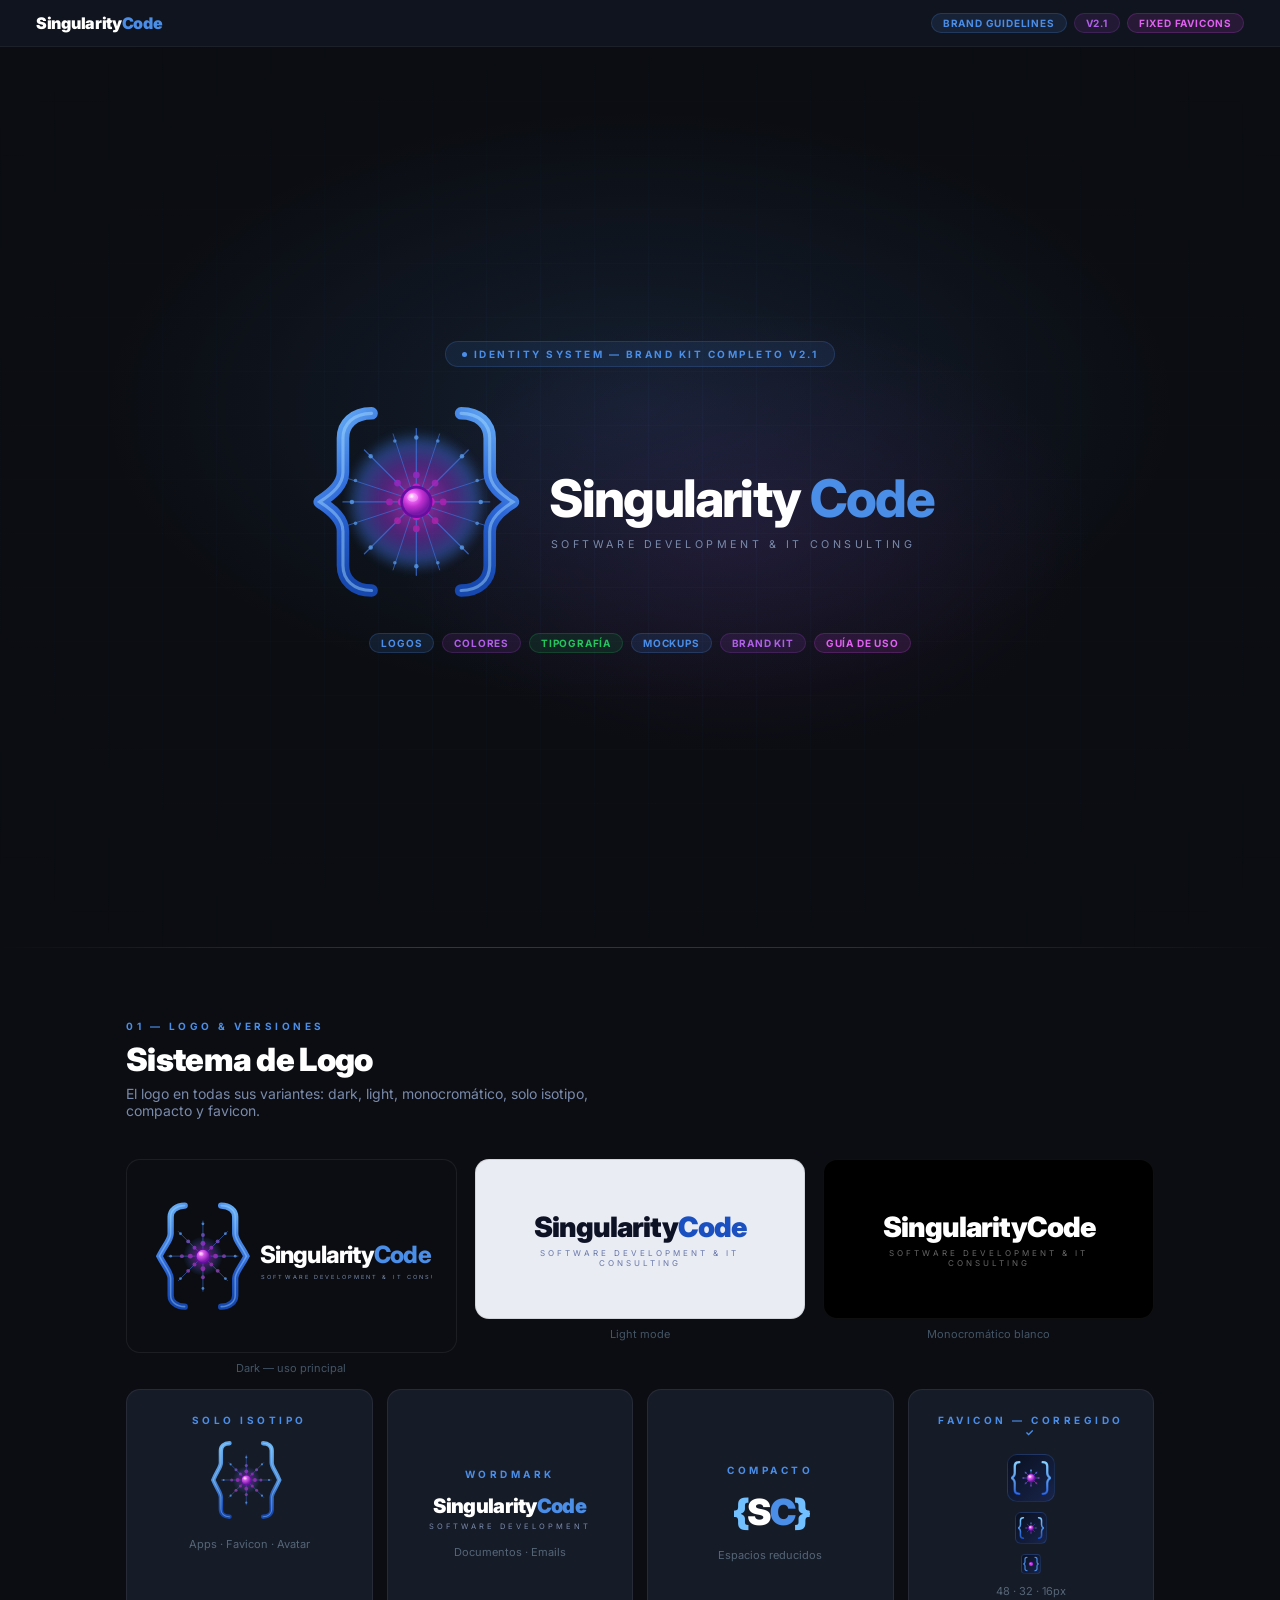
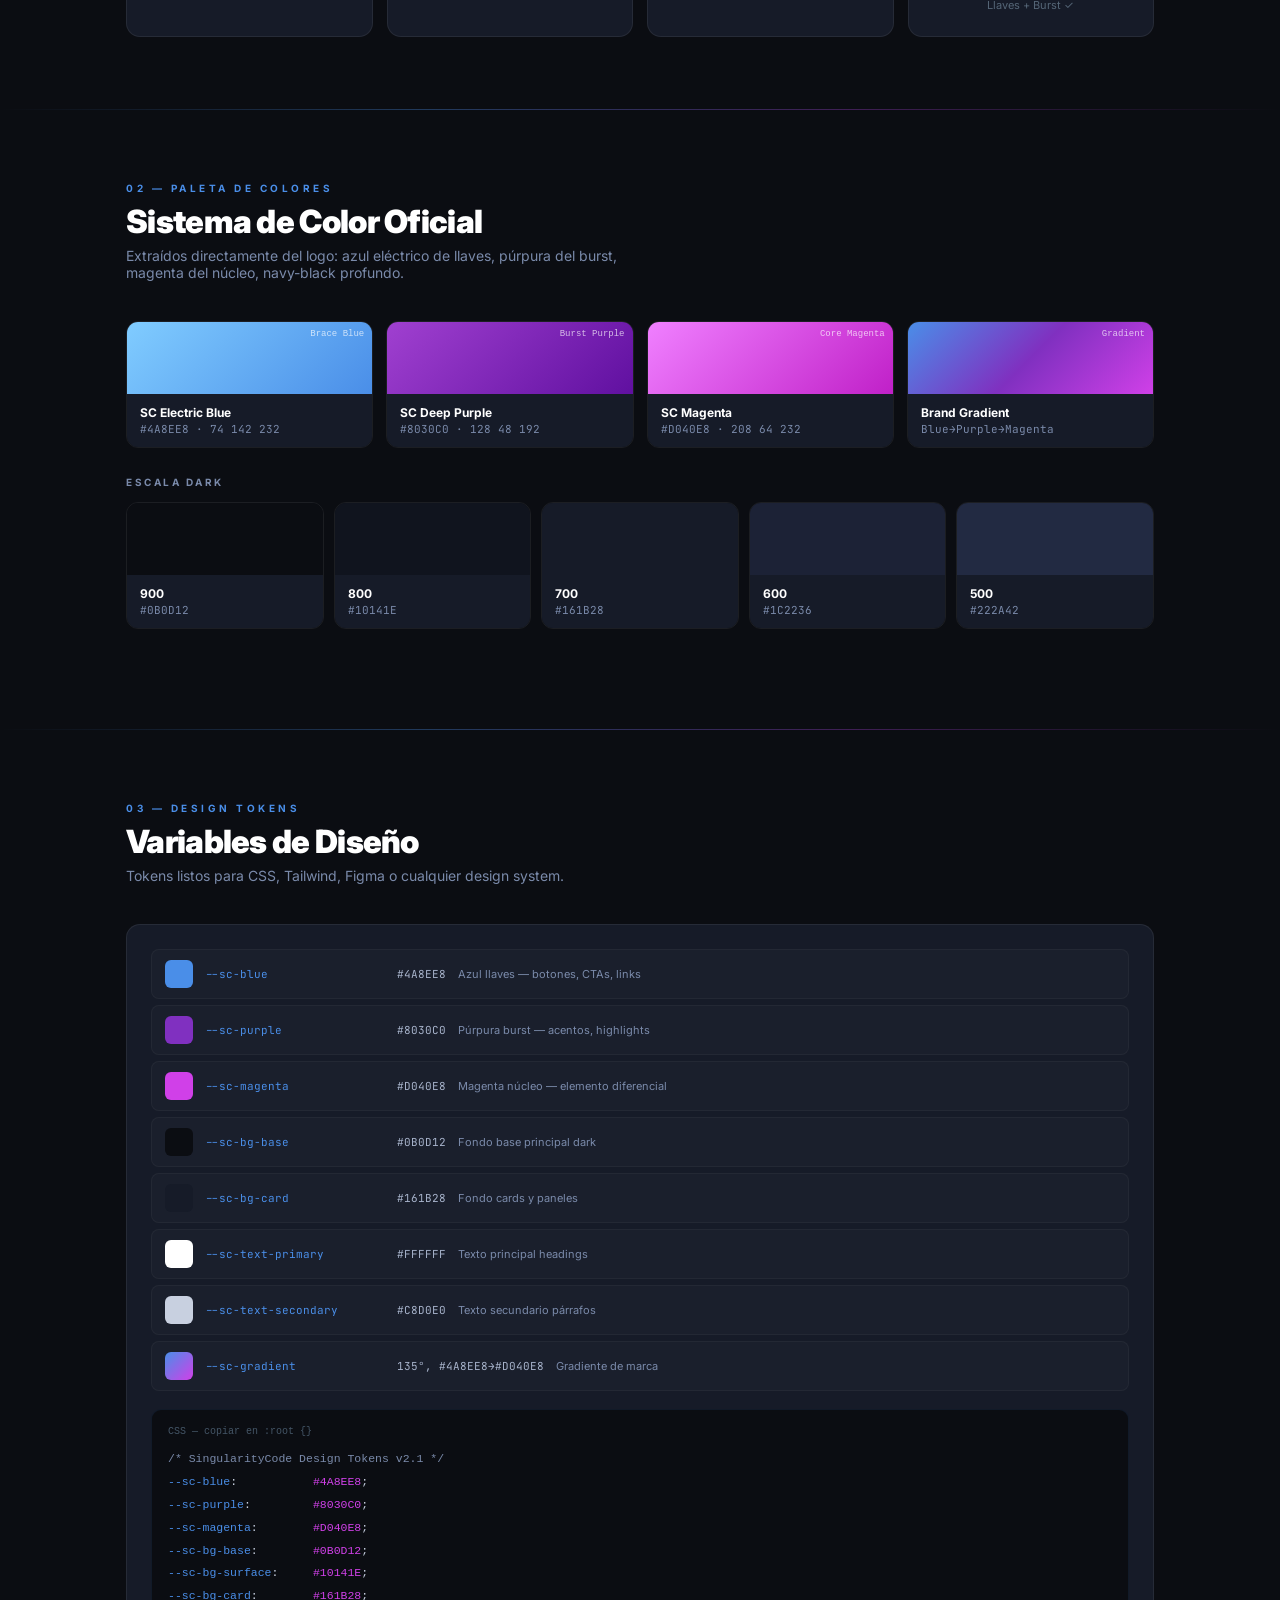
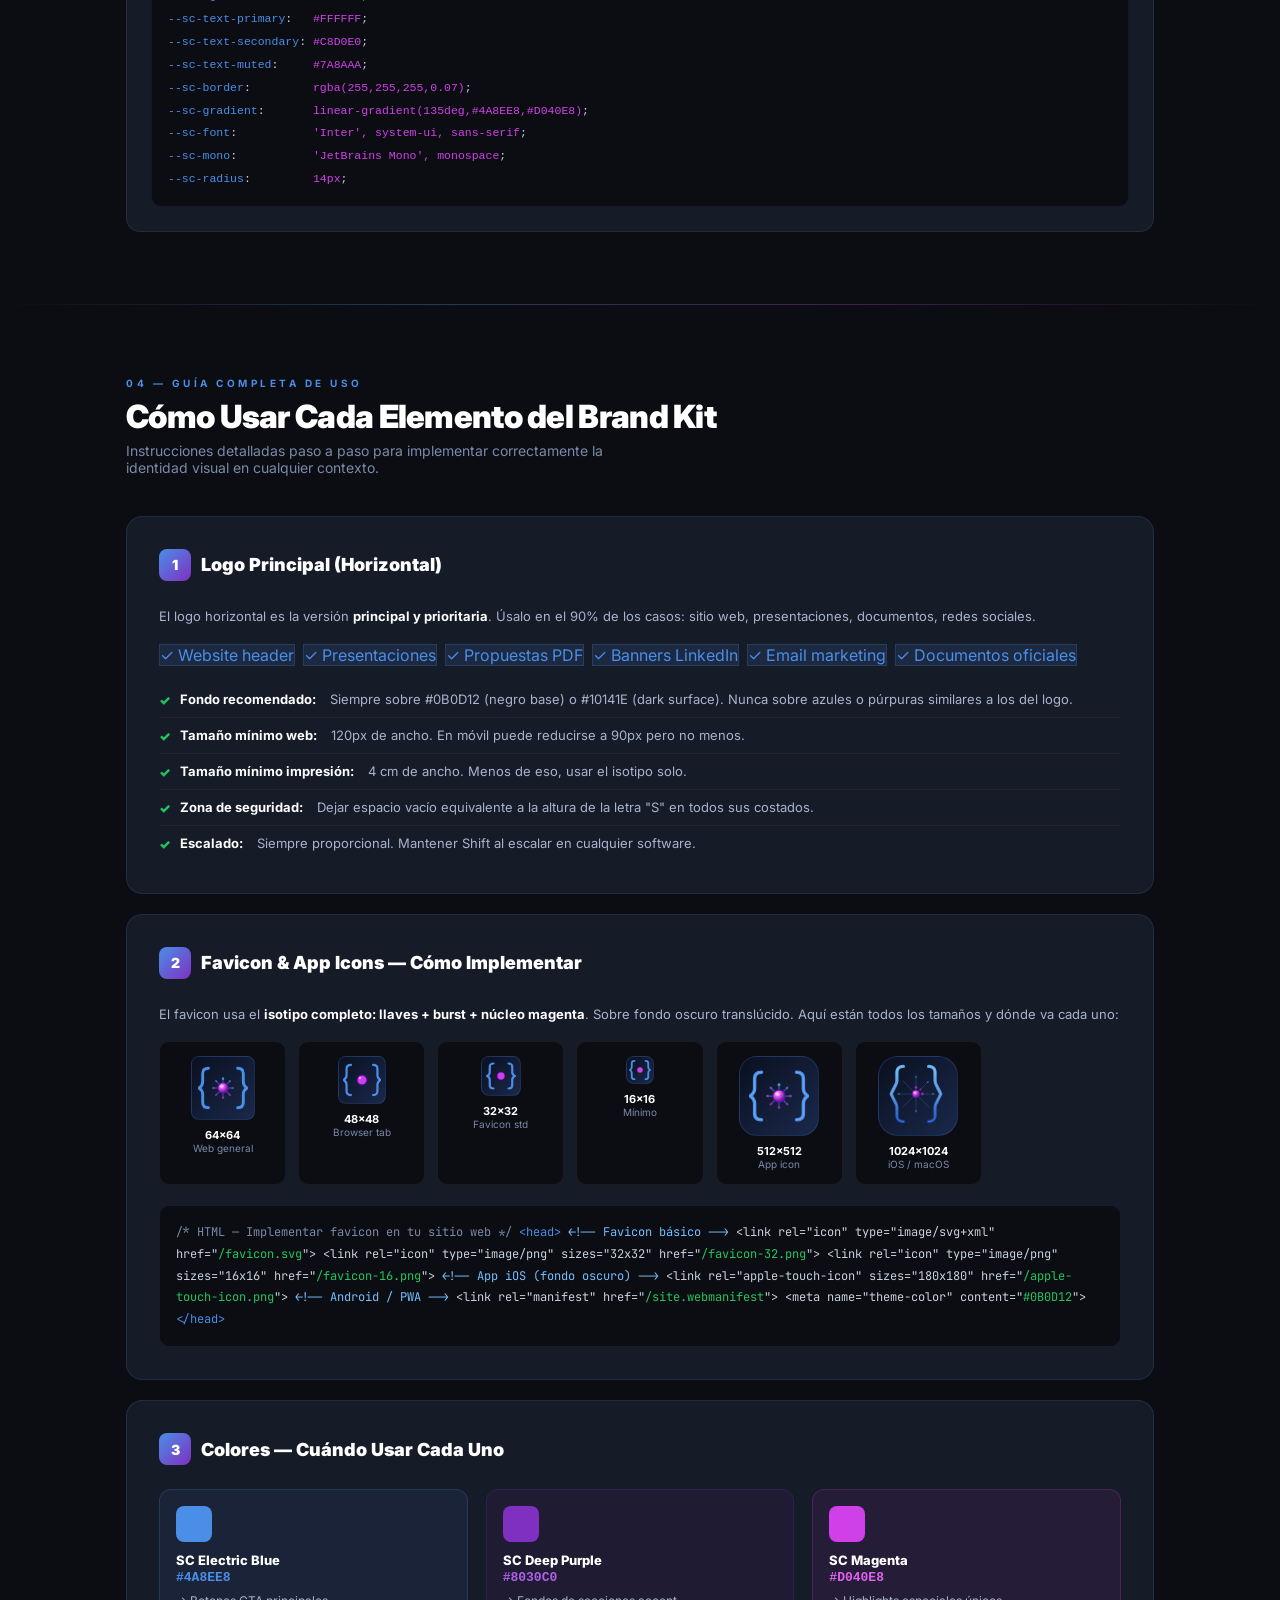
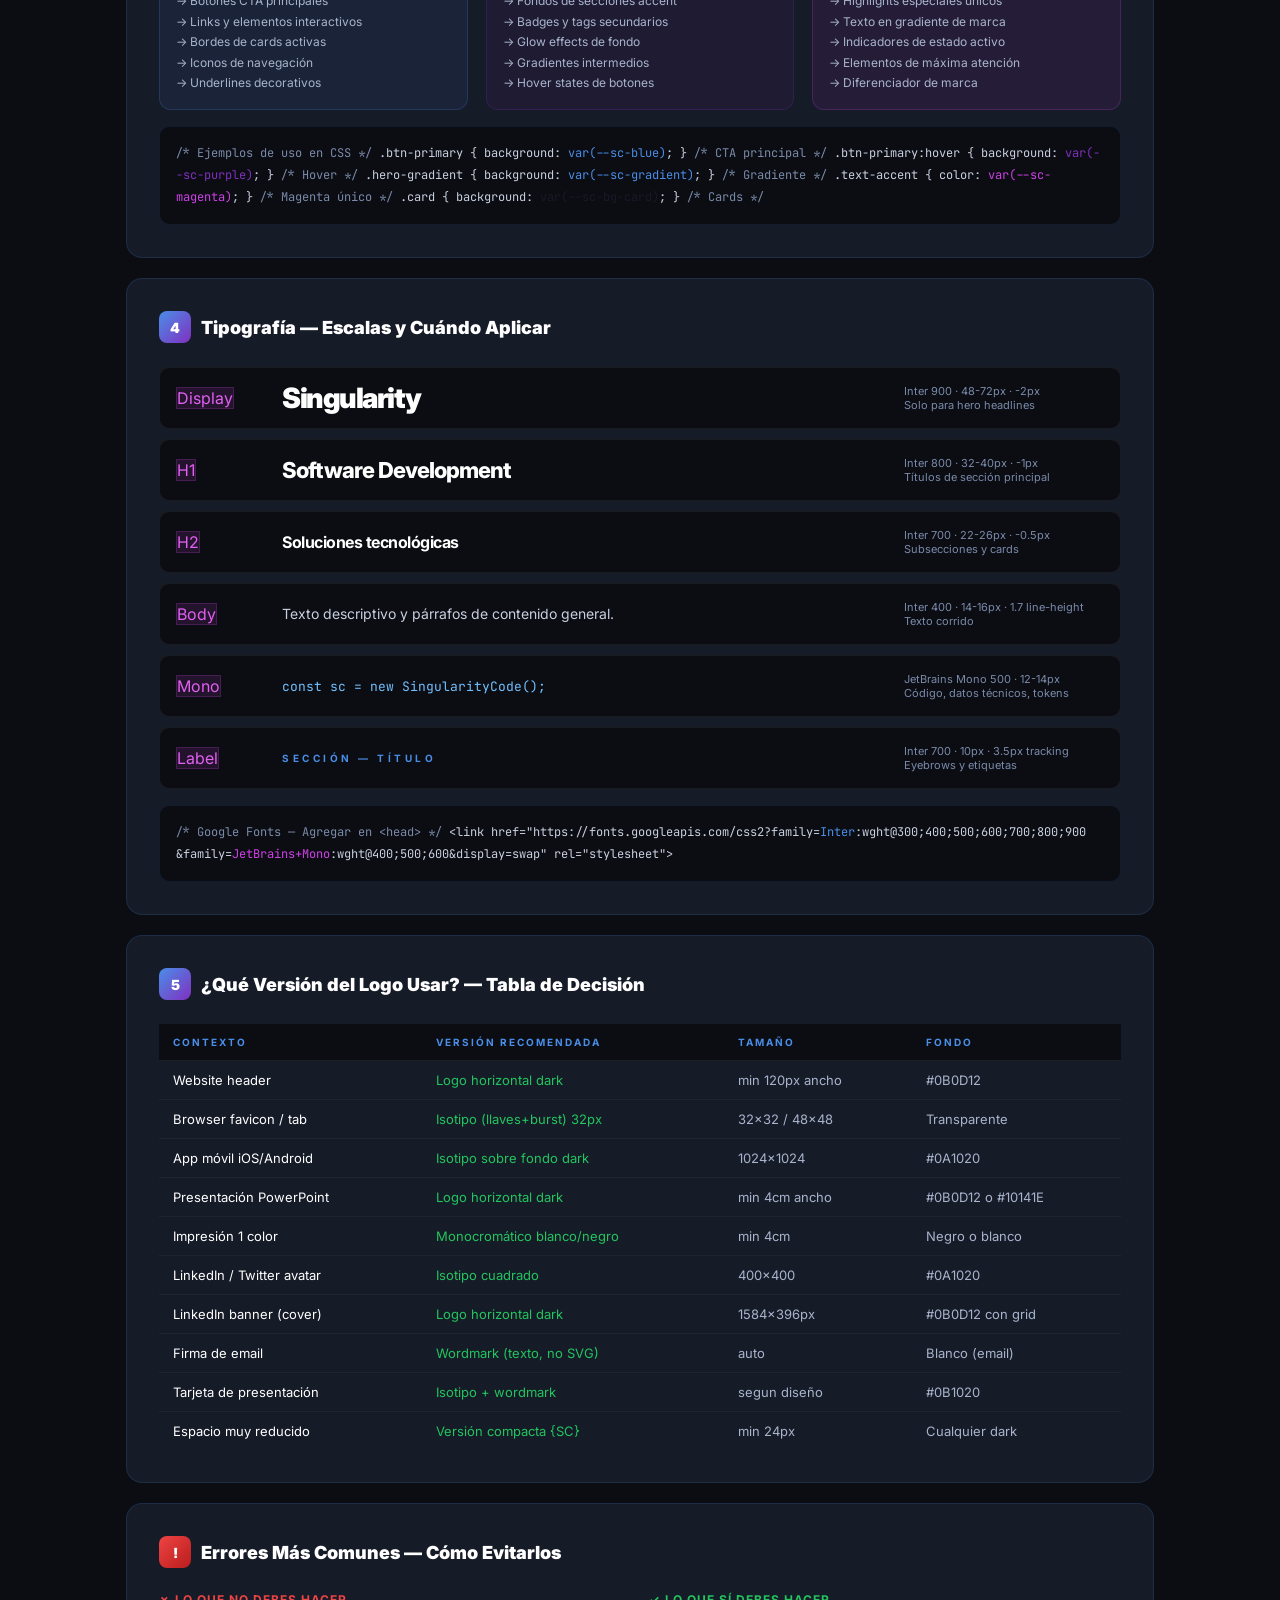
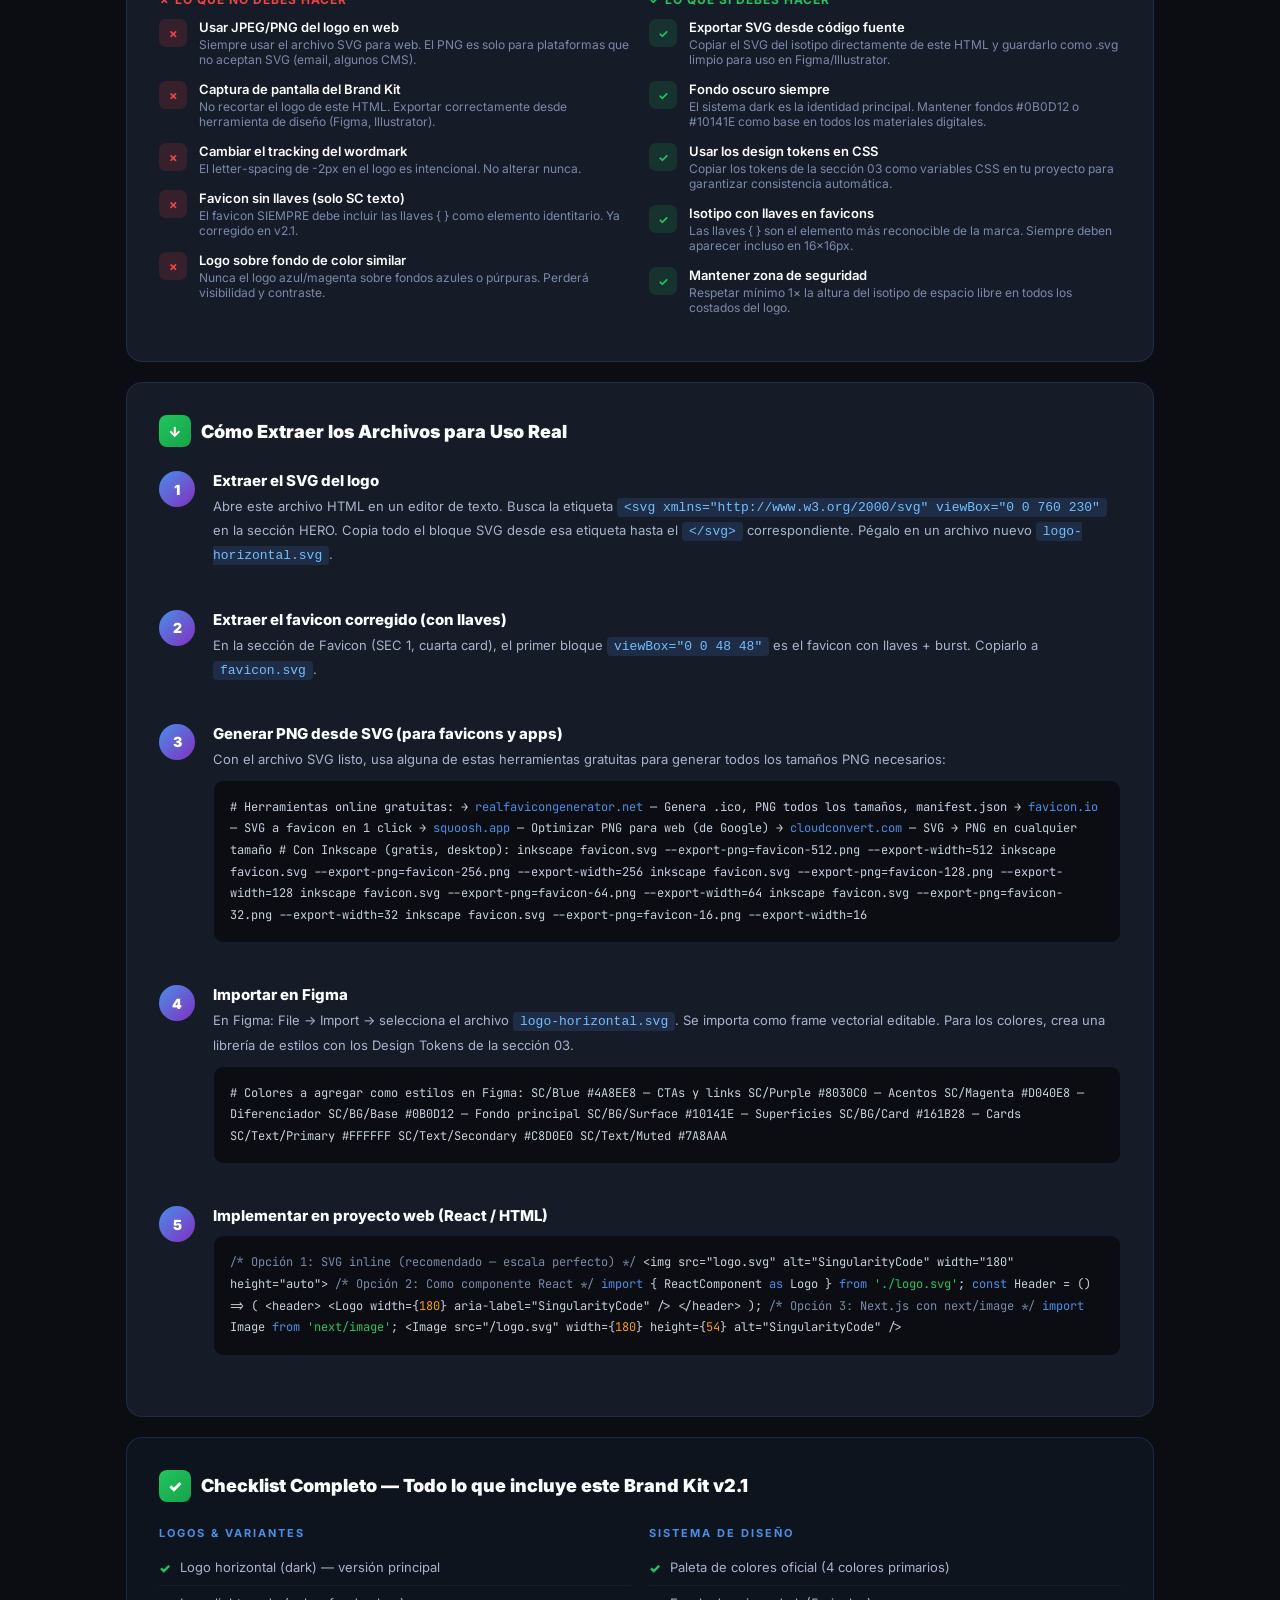
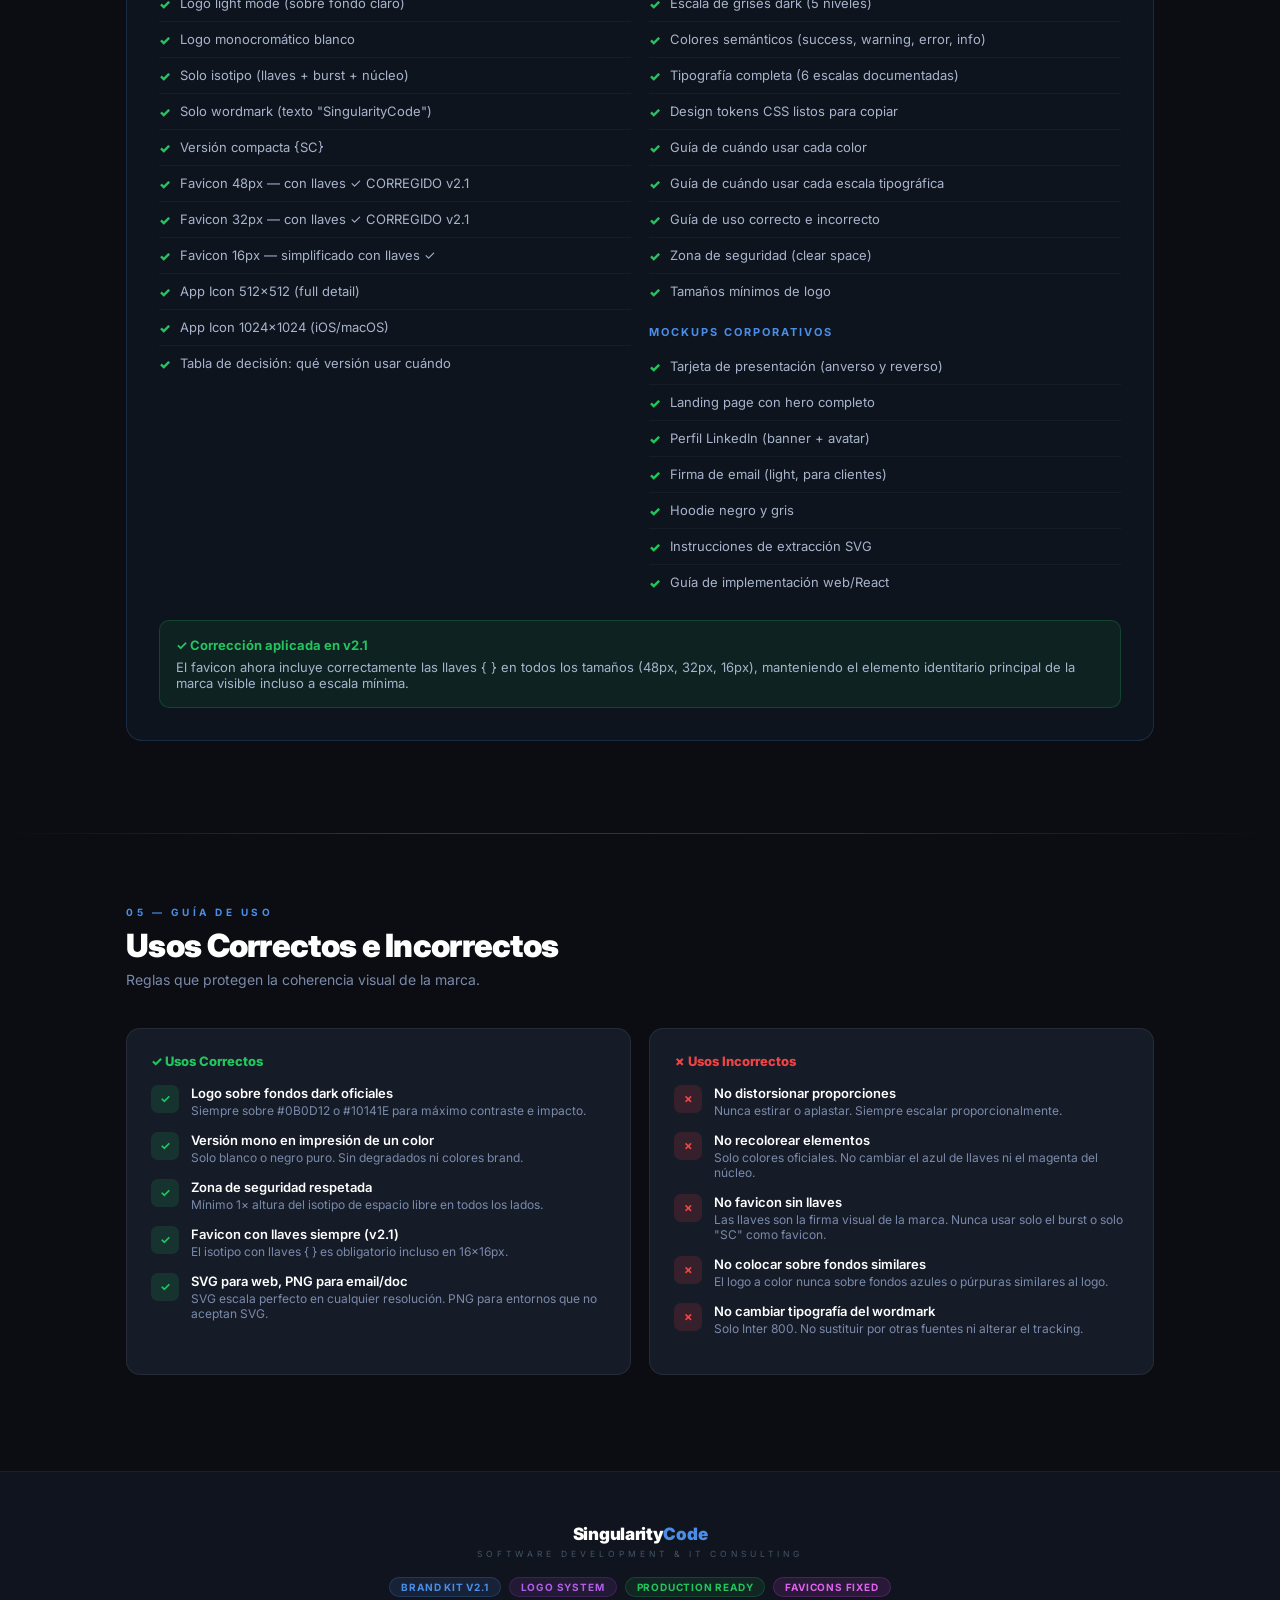
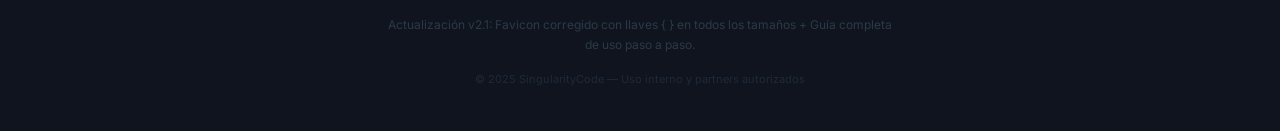
<file: logod.html>
<!DOCTYPE html>
<html lang="es">
<head>
<meta charset="UTF-8"/>
<meta name="viewport" content="width=device-width,initial-scale=1.0"/>
<title>SingularityCode — Brand Kit v2.1</title>
<link href="https://fonts.googleapis.com/css2?family=Inter:wght@300;400;500;600;700;800;900&family=JetBrains+Mono:wght@400;500;600&display=swap" rel="stylesheet"/>
<style>
:root{
  --b1:#72C0FF;--b2:#4A8EE8;--b3:#2A5EC8;--b4:#1848B0;
  --p1:#A040D0;--p2:#8030C0;--p3:#6010A0;
  --m1:#F080FF;--m2:#D040E8;--m3:#B020C8;
  --d0:#0B0D12;--d1:#10141E;--d2:#161B28;--d3:#1C2236;--d4:#222A42;
  --g1:#7A8AAA;--g2:#A8B4CC;--g3:#C8D0E0;
  --font:'Inter',-apple-system,sans-serif;
  --mono:'JetBrains Mono',monospace;
}
*{margin:0;padding:0;box-sizing:border-box}
body{background:var(--d0);color:#fff;font-family:var(--font);overflow-x:hidden}
::-webkit-scrollbar{width:5px}::-webkit-scrollbar-track{background:var(--d1)}::-webkit-scrollbar-thumb{background:var(--d3);border-radius:3px}
.w{max-width:1100px;margin:0 auto;padding:0 36px}
.sec{padding:72px 0}
.hr{height:1px;background:linear-gradient(90deg,transparent,rgba(74,142,232,.35),rgba(160,64,208,.35),transparent)}
.lbl{font-size:10px;font-weight:700;letter-spacing:3.5px;color:var(--b2);text-transform:uppercase;margin-bottom:8px}
.h2{font-size:32px;font-weight:900;letter-spacing:-.7px;margin-bottom:6px}
.sub{font-size:14px;color:var(--g1);margin-bottom:40px;max-width:500px}
.g2{display:grid;grid-template-columns:1fr 1fr;gap:18px}
.g3{display:grid;grid-template-columns:1fr 1fr 1fr;gap:18px}
.g4{display:grid;grid-template-columns:repeat(4,1fr);gap:14px}
.card{background:var(--d2);border:1px solid rgba(255,255,255,.07);border-radius:14px;padding:24px;transition:border-color .2s}
.card:hover{border-color:rgba(74,142,232,.25)}
.topbar{background:var(--d1);border-bottom:1px solid rgba(255,255,255,.05);padding:13px 36px;display:flex;align-items:center;justify-content:space-between;position:sticky;top:0;z-index:99;backdrop-filter:blur(20px)}
.topbar-name{font-size:16px;font-weight:900;letter-spacing:-.3px}
.topbar-name .blue{color:var(--b2)}
.pill{display:inline-flex;align-items:center;font-size:10px;font-weight:700;letter-spacing:.8px;padding:3px 11px;border-radius:20px;text-transform:uppercase}
.pb{background:rgba(74,142,232,.12);color:var(--b2);border:1px solid rgba(74,142,232,.22)}
.pp{background:rgba(160,64,208,.12);color:#B060E8;border:1px solid rgba(160,64,208,.22)}
.pg{background:rgba(34,197,94,.1);color:#22C55E;border:1px solid rgba(34,197,94,.2)}
.pm{background:rgba(208,64,232,.12);color:#E060F0;border:1px solid rgba(208,64,232,.22)}
.swatch{border-radius:12px;overflow:hidden;border:1px solid rgba(255,255,255,.07)}
.sw-c{height:72px;position:relative}
.sw-i{padding:11px 13px;background:var(--d2)}
.sw-n{font-size:12px;font-weight:700;margin-bottom:2px}
.sw-h{font-family:var(--mono);font-size:11px;color:var(--g1)}
.tok{display:flex;align-items:center;gap:12px;padding:10px 13px;border-radius:8px;background:rgba(255,255,255,.02);border:1px solid rgba(255,255,255,.04);margin-bottom:6px}
.tok-p{width:28px;height:28px;border-radius:6px;flex-shrink:0}
.tok-n{font-family:var(--mono);font-size:11px;color:var(--b2);min-width:180px}
.tok-v{font-family:var(--mono);font-size:11px;color:var(--g2)}
.tok-d{font-size:11px;color:var(--g1)}
.tsamp{background:var(--d2);border:1px solid rgba(255,255,255,.06);border-radius:12px;padding:24px;margin-bottom:12px}
.tmeta{font-size:10px;font-family:var(--mono);color:var(--g1);margin-bottom:12px;letter-spacing:1px}
.gline{display:flex;gap:12px;align-items:flex-start;margin-bottom:14px}
.gico{width:28px;height:28px;border-radius:7px;display:flex;align-items:center;justify-content:center;font-size:12px;flex-shrink:0;font-weight:700}
.bok{background:rgba(34,197,94,.15);color:#22C55E}
.bno{background:rgba(239,68,68,.15);color:#EF4444}
.gt .title{font-size:13px;font-weight:600;margin-bottom:2px}
.gt .desc{font-size:12px;color:var(--g1)}
.browser{background:var(--d2);border:1px solid rgba(255,255,255,.07);border-radius:14px;overflow:hidden}
.bbar{background:var(--d1);padding:9px 13px;display:flex;align-items:center;gap:7px;border-bottom:1px solid rgba(255,255,255,.06)}
.bdot{width:9px;height:9px;border-radius:50%}
.burl{flex:1;background:var(--d2);border:1px solid rgba(255,255,255,.06);border-radius:5px;padding:4px 10px;font-size:11px;color:var(--g1);font-family:var(--mono)}
.logobox{display:flex;align-items:center;justify-content:center;border-radius:14px;padding:40px 24px;min-height:160px;position:relative}
.lb-dark{background:var(--d0);border:1px solid rgba(255,255,255,.07)}
.lb-light{background:#EAECf4;border:1px solid rgba(0,0,0,.1)}
.lb-black{background:#000;border:1px solid rgba(255,255,255,.06)}
.lb-white{background:#fff;border:1px solid rgba(0,0,0,.08)}
.bc{border-radius:12px;padding:22px 26px;display:flex;flex-direction:column;justify-content:space-between;position:relative;overflow:hidden;aspect-ratio:1.75}
.bc-dark{background:linear-gradient(135deg,#0B1020,#131D38);border:1px solid rgba(74,142,232,.18)}
.bc-back{background:linear-gradient(135deg,#2A6CD4 0%,#6030A8 50%,#9040C0 100%)}
.bc-cir{position:absolute;inset:0;opacity:.07;background-image:repeating-linear-gradient(90deg,#4A8EE8 0,#4A8EE8 1px,transparent 0,transparent 38px),repeating-linear-gradient(#4A8EE8 0,#4A8EE8 1px,transparent 0,transparent 38px);background-size:38px 38px;border-radius:12px}
/* GUIDE STYLES */
.guide-section{background:var(--d2);border:1px solid rgba(74,142,232,.15);border-radius:16px;padding:32px;margin-bottom:20px}
.guide-step{display:flex;gap:18px;margin-bottom:28px;align-items:flex-start}
.step-num{width:36px;height:36px;border-radius:50%;background:linear-gradient(135deg,#4A8EE8,#8030C0);display:flex;align-items:center;justify-content:center;font-size:14px;font-weight:900;flex-shrink:0}
.step-body h4{font-size:15px;font-weight:800;margin-bottom:5px}
.step-body p{font-size:13px;color:var(--g2);line-height:1.7}
.code-block{background:var(--d0);border:1px solid rgba(74,142,232,.12);border-radius:10px;padding:16px;margin-top:10px;font-family:var(--mono);font-size:12px;color:#C8D0E0;line-height:1.8;overflow-x:auto}
.tag-badge{display:inline-flex;align-items:center;gap:5px;font-size:11px;font-weight:700;padding:4px 10px;border-radius:6px;margin:3px}
.tag-where{background:rgba(74,142,232,.12);color:var(--b2);border:1px solid rgba(74,142,232,.2)}
.tag-when{background:rgba(208,64,232,.12);color:#E060F0;border:1px solid rgba(208,64,232,.2)}
.tag-format{background:rgba(34,197,94,.1);color:#22C55E;border:1px solid rgba(34,197,94,.2)}
.checklist{list-style:none;padding:0}
.checklist li{display:flex;gap:10px;align-items:flex-start;padding:9px 0;border-bottom:1px solid rgba(255,255,255,.04);font-size:13px;color:var(--g2)}
.checklist li:last-child{border-bottom:none}
.checklist li::before{content:"✓";color:#22C55E;font-weight:900;flex-shrink:0;margin-top:1px}
.size-grid{display:grid;grid-template-columns:repeat(auto-fill,minmax(120px,1fr));gap:12px}
.size-item{background:var(--d0);border:1px solid rgba(255,255,255,.06);border-radius:10px;padding:14px;text-align:center}
.size-box{margin:0 auto 8px;background:linear-gradient(135deg,#0A1020,#1A284A);border:1px solid rgba(74,142,232,.2);border-radius:8px;display:flex;align-items:center;justify-content:center}
@media(max-width:768px){.g2,.g3,.g4{grid-template-columns:1fr}.w{padding:0 18px}}
@keyframes blink{0%,100%{opacity:1}50%{opacity:.3}}
</style>
</head>
<body>

<!-- TOPBAR -->
<header class="topbar">
  <div class="topbar-name">Singularity<span class="blue">Code</span></div>
  <div style="display:flex;gap:7px">
    <span class="pill pb">Brand Guidelines</span>
    <span class="pill pp">v2.1</span>
    <span class="pill pm">Fixed Favicons</span>
  </div>
</header>

<!-- ═══ HERO ═══ -->
<section style="min-height:100vh;display:flex;align-items:center;justify-content:center;position:relative;overflow:hidden;
  background:radial-gradient(ellipse 70% 55% at 50% 40%,rgba(74,142,232,.14) 0%,transparent 60%),
             radial-gradient(ellipse 50% 45% at 58% 54%,rgba(160,64,208,.12) 0%,transparent 55%),var(--d0)">
  <div style="position:absolute;inset:0;background-image:linear-gradient(rgba(74,142,232,.04) 1px,transparent 1px),linear-gradient(90deg,rgba(74,142,232,.04) 1px,transparent 1px);background-size:54px 54px;mask-image:radial-gradient(ellipse 70% 65% at 50% 50%,black,transparent)"></div>
  <div style="text-align:center;z-index:2;padding:40px 20px;width:100%">
    <div style="display:inline-flex;align-items:center;gap:7px;background:rgba(74,142,232,.1);border:1px solid rgba(74,142,232,.2);color:var(--b2);font-size:10px;font-weight:700;letter-spacing:2.5px;text-transform:uppercase;padding:6px 16px;border-radius:20px;margin-bottom:32px">
      <span style="width:5px;height:5px;border-radius:50%;background:var(--b2);animation:blink 2s infinite"></span>
      Identity System — Brand Kit Completo v2.1
    </div>
    <div style="display:flex;justify-content:center;margin-bottom:28px">
    <svg xmlns="http://www.w3.org/2000/svg" viewBox="0 0 760 230" style="width:min(680px,95vw)">
      <defs>
        <linearGradient id="GL" x1="0" y1="0" x2=".35" y2="1">
          <stop offset="0%" stop-color="#80CCFF"/>
          <stop offset="20%" stop-color="#5A9EF0"/>
          <stop offset="55%" stop-color="#2E68D8"/>
          <stop offset="100%" stop-color="#1648B0"/>
        </linearGradient>
        <linearGradient id="GR" x1="1" y1="0" x2=".65" y2="1">
          <stop offset="0%" stop-color="#80CCFF"/>
          <stop offset="20%" stop-color="#5A9EF0"/>
          <stop offset="55%" stop-color="#2E68D8"/>
          <stop offset="100%" stop-color="#1648B0"/>
        </linearGradient>
        <radialGradient id="GB" cx="50%" cy="50%" r="50%">
          <stop offset="0%"  stop-color="#F070FF"/>
          <stop offset="22%" stop-color="#CC38E8"/>
          <stop offset="50%" stop-color="#8030C0"/>
          <stop offset="78%" stop-color="#3E5EC8"/>
          <stop offset="100%" stop-color="#3080D8" stop-opacity="0"/>
        </radialGradient>
        <radialGradient id="GC" cx="36%" cy="30%" r="65%">
          <stop offset="0%"  stop-color="#FFB0FF"/>
          <stop offset="25%" stop-color="#F068F8"/>
          <stop offset="58%" stop-color="#C030D0"/>
          <stop offset="100%" stop-color="#7818A8"/>
        </radialGradient>
        <filter id="FG"><feGaussianBlur stdDeviation="4"/></filter>
      </defs>
      <path d="M80 16 C60 16,48 28,48 44 L48 82 C48 96,36 106,22 115 C36 124,48 134,48 148 L48 186 C48 202,60 214,80 214"
            fill="none" stroke="url(#GL)" stroke-width="14" stroke-linecap="round" stroke-linejoin="round"/>
      <path d="M80 16 C60 16,48 28,48 44 L48 82 C48 96,36 106,22 115 C36 124,48 134,48 148 L48 186 C48 202,60 214,80 214"
            fill="none" stroke="#A8DDFF" stroke-width="3.5" stroke-linecap="round" opacity=".45"/>
      <path d="M180 16 C200 16,212 28,212 44 L212 82 C212 96,224 106,238 115 C224 124,212 134,212 148 L212 186 C212 202,200 214,180 214"
            fill="none" stroke="url(#GR)" stroke-width="14" stroke-linecap="round" stroke-linejoin="round"/>
      <path d="M180 16 C200 16,212 28,212 44 L212 82 C212 96,224 106,238 115 C224 124,212 134,212 148 L212 186 C212 202,200 214,180 214"
            fill="none" stroke="#A8DDFF" stroke-width="3.5" stroke-linecap="round" opacity=".45"/>
      <g transform="translate(130,115)">
        <circle cx="0" cy="0" r="80" fill="url(#GB)" filter="url(#FG)" opacity=".55"/>
        <line x1="0" y1="-13" x2="0" y2="-82" stroke="#3D70D8" stroke-width="1.4" stroke-linecap="round" opacity=".78"/>
        <line x1="5" y1="-12" x2="26" y2="-76" stroke="#3D70D8" stroke-width="1.1" stroke-linecap="round" opacity=".68"/>
        <line x1="9.5" y1="-9.5" x2="58" y2="-58" stroke="#3D70D8" stroke-width="1.4" stroke-linecap="round" opacity=".78"/>
        <line x1="12" y1="-5" x2="76" y2="-26" stroke="#3D70D8" stroke-width="1.1" stroke-linecap="round" opacity=".68"/>
        <line x1="13" y1="0" x2="82" y2="0" stroke="#3D70D8" stroke-width="1.4" stroke-linecap="round" opacity=".78"/>
        <line x1="12" y1="5" x2="76" y2="26" stroke="#3D70D8" stroke-width="1.1" stroke-linecap="round" opacity=".68"/>
        <line x1="9.5" y1="9.5" x2="58" y2="58" stroke="#3D70D8" stroke-width="1.4" stroke-linecap="round" opacity=".78"/>
        <line x1="5" y1="12" x2="26" y2="76" stroke="#3D70D8" stroke-width="1.1" stroke-linecap="round" opacity=".68"/>
        <line x1="0" y1="13" x2="0" y2="82" stroke="#3D70D8" stroke-width="1.4" stroke-linecap="round" opacity=".78"/>
        <line x1="-5" y1="12" x2="-26" y2="76" stroke="#3D70D8" stroke-width="1.1" stroke-linecap="round" opacity=".68"/>
        <line x1="-9.5" y1="9.5" x2="-58" y2="58" stroke="#3D70D8" stroke-width="1.4" stroke-linecap="round" opacity=".78"/>
        <line x1="-12" y1="5" x2="-76" y2="26" stroke="#3D70D8" stroke-width="1.1" stroke-linecap="round" opacity=".68"/>
        <line x1="-13" y1="0" x2="-82" y2="0" stroke="#3D70D8" stroke-width="1.4" stroke-linecap="round" opacity=".78"/>
        <line x1="-12" y1="-5" x2="-76" y2="-26" stroke="#3D70D8" stroke-width="1.1" stroke-linecap="round" opacity=".68"/>
        <line x1="-9.5" y1="-9.5" x2="-58" y2="-58" stroke="#3D70D8" stroke-width="1.4" stroke-linecap="round" opacity=".78"/>
        <line x1="-5" y1="-12" x2="-26" y2="-76" stroke="#3D70D8" stroke-width="1.1" stroke-linecap="round" opacity=".68"/>
        <circle cx="0" cy="-72" r="2.5" fill="#5898E8" opacity=".82"/><circle cx="24" cy="-68" r="2" fill="#5898E8" opacity=".74"/>
        <circle cx="51" cy="-51" r="2.5" fill="#5898E8" opacity=".82"/><circle cx="68" cy="-24" r="2" fill="#5898E8" opacity=".74"/>
        <circle cx="72" cy="0" r="2.5" fill="#5898E8" opacity=".82"/><circle cx="68" cy="24" r="2" fill="#5898E8" opacity=".74"/>
        <circle cx="51" cy="51" r="2.5" fill="#5898E8" opacity=".82"/><circle cx="24" cy="68" r="2" fill="#5898E8" opacity=".74"/>
        <circle cx="0" cy="72" r="2.5" fill="#5898E8" opacity=".82"/><circle cx="-24" cy="68" r="2" fill="#5898E8" opacity=".74"/>
        <circle cx="-51" cy="51" r="2.5" fill="#5898E8" opacity=".82"/><circle cx="-68" cy="24" r="2" fill="#5898E8" opacity=".74"/>
        <circle cx="-72" cy="0" r="2.5" fill="#5898E8" opacity=".82"/><circle cx="-68" cy="-24" r="2" fill="#5898E8" opacity=".74"/>
        <circle cx="-51" cy="-51" r="2.5" fill="#5898E8" opacity=".82"/><circle cx="-24" cy="-68" r="2" fill="#5898E8" opacity=".74"/>
        <circle cx="0" cy="-30" r="3.8" fill="#9428C0" opacity=".9"/><circle cx="21" cy="-21" r="3.8" fill="#9C28B8" opacity=".9"/>
        <circle cx="30" cy="0" r="3.8" fill="#A822B0" opacity=".9"/><circle cx="21" cy="21" r="3.8" fill="#A822A8" opacity=".9"/>
        <circle cx="0" cy="30" r="3.8" fill="#A822A8" opacity=".9"/><circle cx="-21" cy="21" r="3.8" fill="#A822A8" opacity=".9"/>
        <circle cx="-30" cy="0" r="3.8" fill="#A022B0" opacity=".9"/><circle cx="-21" cy="-21" r="3.8" fill="#9428C0" opacity=".9"/>
        <circle cx="0" cy="-16" r="4.5" fill="#C020C8" opacity=".92"/><circle cx="11" cy="-11" r="3.5" fill="#C820C8" opacity=".88"/>
        <circle cx="16" cy="0" r="4.5" fill="#D018C8" opacity=".92"/><circle cx="11" cy="11" r="3.5" fill="#D018C8" opacity=".88"/>
        <circle cx="0" cy="16" r="4.5" fill="#D018C8" opacity=".92"/><circle cx="-11" cy="11" r="3.5" fill="#D018C8" opacity=".88"/>
        <circle cx="-16" cy="0" r="4.5" fill="#C820C8" opacity=".92"/><circle cx="-11" cy="-11" r="3.5" fill="#C020C8" opacity=".88"/>
        <circle cx="0" cy="0" r="18" fill="#600EA0" opacity=".95"/>
        <circle cx="0" cy="0" r="15" fill="url(#GC)"/>
        <ellipse cx="-4" cy="-5" rx="6" ry="4.8" fill="white" opacity=".28"/>
        <circle cx="-5.5" cy="-6.5" r="2.5" fill="white" opacity=".42"/>
        <circle cx="-5.5" cy="-6.5" r="1" fill="white" opacity=".78"/>
      </g>
      <text x="278" y="132" font-family="'Inter','Helvetica Neue',Arial,sans-serif" font-size="58" font-weight="800" letter-spacing="-2" fill="#FFFFFF">Singularity</text>
      <text x="570" y="132" font-family="'Inter','Helvetica Neue',Arial,sans-serif" font-size="58" font-weight="800" letter-spacing="-2" fill="#4A8EE8">Code</text>
      <text x="280" y="166" font-family="'Inter','Helvetica Neue',Arial,sans-serif" font-size="12" font-weight="400" letter-spacing="4" fill="#7A8AAA">SOFTWARE DEVELOPMENT &amp; IT CONSULTING</text>
    </svg>
    </div>
    <div style="display:flex;gap:8px;justify-content:center;flex-wrap:wrap">
      <span class="pill pb">Logos</span><span class="pill pp">Colores</span>
      <span class="pill pg">Tipografía</span><span class="pill pb">Mockups</span><span class="pill pp">Brand Kit</span><span class="pill pm">Guía de Uso</span>
    </div>
  </div>
</section>
<div class="hr"></div>

<!-- ═══ SEC 1: VERSIONES ═══ -->
<section class="sec"><div class="w">
  <div class="lbl">01 — Logo &amp; Versiones</div>
  <h2 class="h2">Sistema de Logo</h2>
  <p class="sub">El logo en todas sus variantes: dark, light, monocromático, solo isotipo, compacto y favicon.</p>
  <div class="g3" style="margin-bottom:14px">
    <div>
      <div class="logobox lb-dark">
        <svg xmlns="http://www.w3.org/2000/svg" viewBox="0 0 400 160" style="width:100%;max-width:360px">
          <defs>
            <linearGradient id="vL1" x1="0" y1="0" x2=".35" y2="1"><stop offset="0%" stop-color="#80CCFF"/><stop offset="55%" stop-color="#2E68D8"/><stop offset="100%" stop-color="#1648B0"/></linearGradient>
            <linearGradient id="vR1" x1="1" y1="0" x2=".65" y2="1"><stop offset="0%" stop-color="#80CCFF"/><stop offset="55%" stop-color="#2E68D8"/><stop offset="100%" stop-color="#1648B0"/></linearGradient>
            <radialGradient id="vC1" cx="36%" cy="30%" r="65%"><stop offset="0%" stop-color="#FFB0FF"/><stop offset="30%" stop-color="#E060F0"/><stop offset="100%" stop-color="#7818A8"/></radialGradient>
            <radialGradient id="vB1" cx="50%" cy="50%" r="50%"><stop offset="0%" stop-color="#E060F8"/><stop offset="45%" stop-color="#8030C0"/><stop offset="100%" stop-color="#3080D8" stop-opacity="0"/></radialGradient>
          </defs>
          <path d="M48 8C36 8,28 15,28 24L28 48C28 57,20 64,12 80C20 96,28 103,28 112L28 136C28 145,36 152,48 152" fill="none" stroke="url(#vL1)" stroke-width="9" stroke-linecap="round"/>
          <path d="M100 8C112 8,120 15,120 24L120 48C120 57,128 64,136 80C128 96,120 103,120 112L120 136C120 145,112 152,100 152" fill="none" stroke="url(#vR1)" stroke-width="9" stroke-linecap="round"/>
          <path d="M48 8C36 8,28 15,28 24L28 48C28 57,20 64,12 80C20 96,28 103,28 112L28 136C28 145,36 152,48 152" fill="none" stroke="#A8DDFF" stroke-width="2.2" stroke-linecap="round" opacity=".4"/>
          <path d="M100 8C112 8,120 15,120 24L120 48C120 57,128 64,136 80C128 96,120 103,120 112L120 136C120 145,112 152,100 152" fill="none" stroke="#A8DDFF" stroke-width="2.2" stroke-linecap="round" opacity=".4"/>
          <g transform="translate(74,80)">
            <line x1="0" y1="-8" x2="0" y2="-50" stroke="#3D70D8" stroke-width="1.1" opacity=".75" stroke-linecap="round"/>
            <line x1="5.5" y1="-5.5" x2="35" y2="-35" stroke="#3D70D8" stroke-width="1.1" opacity=".75" stroke-linecap="round"/>
            <line x1="8" y1="0" x2="50" y2="0" stroke="#3D70D8" stroke-width="1.1" opacity=".75" stroke-linecap="round"/>
            <line x1="5.5" y1="5.5" x2="35" y2="35" stroke="#3D70D8" stroke-width="1.1" opacity=".75" stroke-linecap="round"/>
            <line x1="0" y1="8" x2="0" y2="50" stroke="#3D70D8" stroke-width="1.1" opacity=".75" stroke-linecap="round"/>
            <line x1="-5.5" y1="5.5" x2="-35" y2="35" stroke="#3D70D8" stroke-width="1.1" opacity=".75" stroke-linecap="round"/>
            <line x1="-8" y1="0" x2="-50" y2="0" stroke="#3D70D8" stroke-width="1.1" opacity=".75" stroke-linecap="round"/>
            <line x1="-5.5" y1="-5.5" x2="-35" y2="-35" stroke="#3D70D8" stroke-width="1.1" opacity=".75" stroke-linecap="round"/>
            <circle cx="0" cy="-46" r="2" fill="#5898E8" opacity=".8"/><circle cx="32" cy="-32" r="2" fill="#5898E8" opacity=".8"/>
            <circle cx="46" cy="0" r="2" fill="#5898E8" opacity=".8"/><circle cx="32" cy="32" r="2" fill="#5898E8" opacity=".8"/>
            <circle cx="0" cy="46" r="2" fill="#5898E8" opacity=".8"/><circle cx="-32" cy="32" r="2" fill="#5898E8" opacity=".8"/>
            <circle cx="-46" cy="0" r="2" fill="#5898E8" opacity=".8"/><circle cx="-32" cy="-32" r="2" fill="#5898E8" opacity=".8"/>
            <circle cx="0" cy="-30" r="2.8" fill="#7050C0" opacity=".85"/><circle cx="21" cy="-21" r="2.8" fill="#7050C0" opacity=".85"/>
            <circle cx="30" cy="0" r="2.8" fill="#8040B8" opacity=".85"/><circle cx="21" cy="21" r="2.8" fill="#8840B0" opacity=".85"/>
            <circle cx="0" cy="30" r="2.8" fill="#8840B0" opacity=".85"/><circle cx="-21" cy="21" r="2.8" fill="#8840B0" opacity=".85"/>
            <circle cx="-30" cy="0" r="2.8" fill="#8040B8" opacity=".85"/><circle cx="-21" cy="-21" r="2.8" fill="#7050C0" opacity=".85"/>
            <circle cx="0" cy="-18" r="3.5" fill="#9828C0" opacity=".9"/><circle cx="12" cy="-12" r="2.8" fill="#A020B8" opacity=".88"/>
            <circle cx="18" cy="0" r="3.5" fill="#A820B0" opacity=".9"/><circle cx="12" cy="12" r="2.8" fill="#A820A8" opacity=".88"/>
            <circle cx="0" cy="18" r="3.5" fill="#A820A8" opacity=".9"/><circle cx="-12" cy="12" r="2.8" fill="#A820A8" opacity=".88"/>
            <circle cx="-18" cy="0" r="3.5" fill="#A820B0" opacity=".9"/><circle cx="-12" cy="-12" r="2.8" fill="#9828C0" opacity=".88"/>
            <circle cx="0" cy="0" r="28" fill="url(#vB1)" opacity=".45"/>
            <circle cx="0" cy="0" r="11" fill="#5E0EA0" opacity=".95"/>
            <circle cx="0" cy="0" r="9" fill="url(#vC1)"/>
            <ellipse cx="-2.5" cy="-3" rx="3.5" ry="2.8" fill="white" opacity=".3"/>
            <circle cx="-3.5" cy="-3.5" r="1.5" fill="white" opacity=".48"/>
          </g>
          <text x="155" y="90" font-family="'Inter','Helvetica Neue',Arial,sans-serif" font-size="34" font-weight="800" letter-spacing="-1.2" fill="#FFFFFF">Singularity</text>
          <text x="318" y="90" font-family="'Inter','Helvetica Neue',Arial,sans-serif" font-size="34" font-weight="800" letter-spacing="-1.2" fill="#4A8EE8">Code</text>
          <text x="157" y="112" font-family="'Inter','Helvetica Neue',Arial,sans-serif" font-size="8" font-weight="400" letter-spacing="3" fill="#7A8AAA">SOFTWARE DEVELOPMENT &amp; IT CONSULTING</text>
        </svg>
      </div>
      <p style="font-size:11px;color:#445566;text-align:center;margin-top:8px">Dark — uso principal</p>
    </div>
    <div>
      <div class="logobox lb-light">
        <div>
          <div style="font-family:'Inter',sans-serif;font-size:28px;font-weight:900;letter-spacing:-1px;color:#0D1225;text-align:center">Singularity<span style="color:#1A50C0">Code</span></div>
          <div style="font-size:8px;letter-spacing:3px;color:#6677AA;text-align:center;margin-top:4px">SOFTWARE DEVELOPMENT &amp; IT CONSULTING</div>
        </div>
      </div>
      <p style="font-size:11px;color:#445566;text-align:center;margin-top:8px">Light mode</p>
    </div>
    <div>
      <div class="logobox lb-black">
        <div>
          <div style="font-family:'Inter',sans-serif;font-size:28px;font-weight:900;letter-spacing:-1px;color:#fff;text-align:center">Singularity<span style="color:#fff">Code</span></div>
          <div style="font-size:8px;letter-spacing:3px;color:rgba(255,255,255,.4);text-align:center;margin-top:4px">SOFTWARE DEVELOPMENT &amp; IT CONSULTING</div>
        </div>
      </div>
      <p style="font-size:11px;color:#445566;text-align:center;margin-top:8px">Monocromático blanco</p>
    </div>
  </div>

  <!-- Fila 2: isotipo / wordmark / compacto / favicon -->
  <div class="g4">
    <div class="card" style="text-align:center">
      <div class="lbl" style="margin-bottom:14px">Solo Isotipo</div>
      <div style="display:flex;justify-content:center;margin-bottom:10px">
        <svg xmlns="http://www.w3.org/2000/svg" viewBox="0 0 148 160" width="80">
          <defs>
            <linearGradient id="iL" x1="0" y1="0" x2=".35" y2="1"><stop offset="0%" stop-color="#80CCFF"/><stop offset="100%" stop-color="#1648B0"/></linearGradient>
            <linearGradient id="iR" x1="1" y1="0" x2=".65" y2="1"><stop offset="0%" stop-color="#80CCFF"/><stop offset="100%" stop-color="#1648B0"/></linearGradient>
            <radialGradient id="iC" cx="36%" cy="30%" r="65%"><stop offset="0%" stop-color="#FFB0FF"/><stop offset="30%" stop-color="#E060F0"/><stop offset="100%" stop-color="#7818A8"/></radialGradient>
            <radialGradient id="iB" cx="50%" cy="50%" r="50%"><stop offset="0%" stop-color="#E060F8"/><stop offset="45%" stop-color="#8030C0"/><stop offset="100%" stop-color="#3080D8" stop-opacity="0"/></radialGradient>
          </defs>
          <path d="M38 6C28 6,22 12,22 20L22 42C22 50,15 57,8 74C15 91,22 98,22 106L22 128C22 136,28 142,38 142" fill="none" stroke="url(#iL)" stroke-width="8" stroke-linecap="round"/>
          <path d="M100 6C110 6,116 12,116 20L116 42C116 50,123 57,130 74C123 91,116 98,116 106L116 128C116 136,110 142,100 142" fill="none" stroke="url(#iR)" stroke-width="8" stroke-linecap="round"/>
          <path d="M38 6C28 6,22 12,22 20L22 42C22 50,15 57,8 74C15 91,22 98,22 106L22 128C22 136,28 142,38 142" fill="none" stroke="#A8DDFF" stroke-width="2" stroke-linecap="round" opacity=".4"/>
          <path d="M100 6C110 6,116 12,116 20L116 42C116 50,123 57,130 74C123 91,116 98,116 106L116 128C116 136,110 142,100 142" fill="none" stroke="#A8DDFF" stroke-width="2" stroke-linecap="round" opacity=".4"/>
          <g transform="translate(69,74)">
            <line x1="0" y1="-7" x2="0" y2="-46" stroke="#3D70D8" stroke-width="1.1" opacity=".75" stroke-linecap="round"/>
            <line x1="5" y1="-5" x2="32" y2="-32" stroke="#3D70D8" stroke-width="1.1" opacity=".75" stroke-linecap="round"/>
            <line x1="7" y1="0" x2="46" y2="0" stroke="#3D70D8" stroke-width="1.1" opacity=".75" stroke-linecap="round"/>
            <line x1="5" y1="5" x2="32" y2="32" stroke="#3D70D8" stroke-width="1.1" opacity=".75" stroke-linecap="round"/>
            <line x1="0" y1="7" x2="0" y2="46" stroke="#3D70D8" stroke-width="1.1" opacity=".75" stroke-linecap="round"/>
            <line x1="-5" y1="5" x2="-32" y2="32" stroke="#3D70D8" stroke-width="1.1" opacity=".75" stroke-linecap="round"/>
            <line x1="-7" y1="0" x2="-46" y2="0" stroke="#3D70D8" stroke-width="1.1" opacity=".75" stroke-linecap="round"/>
            <line x1="-5" y1="-5" x2="-32" y2="-32" stroke="#3D70D8" stroke-width="1.1" opacity=".75" stroke-linecap="round"/>
            <circle cx="0" cy="-42" r="2" fill="#5898E8" opacity=".8"/><circle cx="29" cy="-29" r="2" fill="#5898E8" opacity=".8"/>
            <circle cx="42" cy="0" r="2" fill="#5898E8" opacity=".8"/><circle cx="29" cy="29" r="2" fill="#5898E8" opacity=".8"/>
            <circle cx="0" cy="42" r="2" fill="#5898E8" opacity=".8"/><circle cx="-29" cy="29" r="2" fill="#5898E8" opacity=".8"/>
            <circle cx="-42" cy="0" r="2" fill="#5898E8" opacity=".8"/><circle cx="-29" cy="-29" r="2" fill="#5898E8" opacity=".8"/>
            <circle cx="0" cy="-27" r="2.8" fill="#7050C0" opacity=".85"/><circle cx="19" cy="-19" r="2.8" fill="#7850B8" opacity=".85"/>
            <circle cx="27" cy="0" r="2.8" fill="#8040B0" opacity=".85"/><circle cx="19" cy="19" r="2.8" fill="#8840A8" opacity=".85"/>
            <circle cx="0" cy="27" r="2.8" fill="#8840A8" opacity=".85"/><circle cx="-19" cy="19" r="2.8" fill="#8840A8" opacity=".85"/>
            <circle cx="-27" cy="0" r="2.8" fill="#8040B0" opacity=".85"/><circle cx="-19" cy="-19" r="2.8" fill="#7050C0" opacity=".85"/>
            <circle cx="0" cy="-16" r="3.5" fill="#9828C0" opacity=".9"/><circle cx="11" cy="-11" r="2.8" fill="#A020B8" opacity=".88"/>
            <circle cx="16" cy="0" r="3.5" fill="#A820B0" opacity=".9"/><circle cx="11" cy="11" r="2.8" fill="#A820A8" opacity=".88"/>
            <circle cx="0" cy="16" r="3.5" fill="#A820A8" opacity=".9"/><circle cx="-11" cy="11" r="2.8" fill="#A820A8" opacity=".88"/>
            <circle cx="-16" cy="0" r="3.5" fill="#A820B0" opacity=".9"/><circle cx="-11" cy="-11" r="2.8" fill="#9828C0" opacity=".88"/>
            <circle cx="0" cy="0" r="25" fill="url(#iB)" opacity=".42"/>
            <circle cx="0" cy="0" r="10" fill="#5E0EA0" opacity=".95"/>
            <circle cx="0" cy="0" r="8.5" fill="url(#iC)"/>
            <ellipse cx="-2.2" cy="-2.8" rx="3.2" ry="2.5" fill="white" opacity=".3"/>
            <circle cx="-3" cy="-3.5" r="1.3" fill="white" opacity=".5"/>
          </g>
        </svg>
      </div>
      <p style="font-size:11px;color:#556677">Apps · Favicon · Avatar</p>
    </div>

    <div class="card" style="text-align:center;display:flex;flex-direction:column;align-items:center;justify-content:center">
      <div class="lbl" style="margin-bottom:14px">Wordmark</div>
      <div style="font-family:'Inter',sans-serif;font-size:20px;font-weight:900;letter-spacing:-.7px"><span style="color:#fff">Singularity</span><span style="color:#4A8EE8">Code</span></div>
      <div style="font-size:7.5px;letter-spacing:3px;color:#7A8AAA;margin-top:4px">SOFTWARE DEVELOPMENT</div>
      <p style="font-size:11px;color:#556677;margin-top:14px">Documentos · Emails</p>
    </div>

    <div class="card" style="text-align:center;display:flex;flex-direction:column;align-items:center;justify-content:center">
      <div class="lbl" style="margin-bottom:14px">Compacto</div>
      <div style="font-family:'Inter',sans-serif;font-size:36px;font-weight:900;letter-spacing:-2px"><span style="color:#72C0FF">{</span><span style="color:#fff">S</span><span style="color:#4A8EE8">C</span><span style="color:#72C0FF">}</span></div>
      <p style="font-size:11px;color:#556677;margin-top:14px">Espacios reducidos</p>
    </div>

    <!-- FAVICON CORREGIDO: tiene llaves + SC + burst -->
    <div class="card" style="text-align:center;display:flex;flex-direction:column;align-items:center;justify-content:center;gap:10px">
      <div class="lbl" style="margin-bottom:6px">Favicon — CORREGIDO ✓</div>
      <!-- 48px con llaves + SC + burst -->
      <div style="width:48px;height:48px;background:linear-gradient(135deg,#0A1020,#18244A);border-radius:10px;display:flex;align-items:center;justify-content:center;border:1px solid rgba(74,142,232,.2)">
        <svg viewBox="0 0 48 48" width="40" xmlns="http://www.w3.org/2000/svg">
          <defs>
            <linearGradient id="fvL" x1="0" y1="0" x2="0" y2="1"><stop offset="0%" stop-color="#80CCFF"/><stop offset="100%" stop-color="#1A50C8"/></linearGradient>
            <linearGradient id="fvR" x1="1" y1="0" x2="1" y2="1"><stop offset="0%" stop-color="#80CCFF"/><stop offset="100%" stop-color="#1A50C8"/></linearGradient>
            <radialGradient id="fvC" cx="36%" cy="30%" r="65%"><stop offset="0%" stop-color="#FFB0FF"/><stop offset="40%" stop-color="#E060F0"/><stop offset="100%" stop-color="#7818A8"/></radialGradient>
          </defs>
          <!-- Llave izquierda -->
          <path d="M10 5C6 5,4.5 7,4.5 10L4.5 18C4.5 21,2.5 23,1 24C2.5 25,4.5 27,4.5 30L4.5 38C4.5 41,6 43,10 43" fill="none" stroke="url(#fvL)" stroke-width="2.8" stroke-linecap="round"/>
          <path d="M10 5C6 5,4.5 7,4.5 10L4.5 18C4.5 21,2.5 23,1 24C2.5 25,4.5 27,4.5 30L4.5 38C4.5 41,6 43,10 43" fill="none" stroke="#A8DDFF" stroke-width="0.8" stroke-linecap="round" opacity=".4"/>
          <!-- Llave derecha -->
          <path d="M38 5C42 5,43.5 7,43.5 10L43.5 18C43.5 21,45.5 23,47 24C45.5 25,43.5 27,43.5 30L43.5 38C43.5 41,42 43,38 43" fill="none" stroke="url(#fvR)" stroke-width="2.8" stroke-linecap="round"/>
          <path d="M38 5C42 5,43.5 7,43.5 10L43.5 18C43.5 21,45.5 23,47 24C45.5 25,43.5 27,43.5 30L43.5 38C43.5 41,42 43,38 43" fill="none" stroke="#A8DDFF" stroke-width="0.8" stroke-linecap="round" opacity=".4"/>
          <!-- Burst rays pequeños -->
          <g transform="translate(24,24)">
            <line x1="0" y1="-4" x2="0" y2="-10" stroke="#3D70D8" stroke-width="1" opacity=".7" stroke-linecap="round"/>
            <line x1="2.8" y1="-2.8" x2="7.1" y2="-7.1" stroke="#3D70D8" stroke-width="1" opacity=".7" stroke-linecap="round"/>
            <line x1="4" y1="0" x2="10" y2="0" stroke="#3D70D8" stroke-width="1" opacity=".7" stroke-linecap="round"/>
            <line x1="2.8" y1="2.8" x2="7.1" y2="7.1" stroke="#3D70D8" stroke-width="1" opacity=".7" stroke-linecap="round"/>
            <line x1="0" y1="4" x2="0" y2="10" stroke="#3D70D8" stroke-width="1" opacity=".7" stroke-linecap="round"/>
            <line x1="-2.8" y1="2.8" x2="-7.1" y2="7.1" stroke="#3D70D8" stroke-width="1" opacity=".7" stroke-linecap="round"/>
            <line x1="-4" y1="0" x2="-10" y2="0" stroke="#3D70D8" stroke-width="1" opacity=".7" stroke-linecap="round"/>
            <line x1="-2.8" y1="-2.8" x2="-7.1" y2="-7.1" stroke="#3D70D8" stroke-width="1" opacity=".7" stroke-linecap="round"/>
            <!-- Puntos exteriores -->
            <circle cx="0" cy="-9" r="1.2" fill="#5898E8" opacity=".85"/>
            <circle cx="6.4" cy="-6.4" r="1.2" fill="#6060C8" opacity=".8"/>
            <circle cx="9" cy="0" r="1.2" fill="#8040B0" opacity=".8"/>
            <circle cx="6.4" cy="6.4" r="1.2" fill="#A020A8" opacity=".8"/>
            <circle cx="0" cy="9" r="1.2" fill="#A020A8" opacity=".8"/>
            <circle cx="-6.4" cy="6.4" r="1.2" fill="#A020A8" opacity=".8"/>
            <circle cx="-9" cy="0" r="1.2" fill="#8040B0" opacity=".8"/>
            <circle cx="-6.4" cy="-6.4" r="1.2" fill="#6060C8" opacity=".8"/>
            <!-- Núcleo magenta -->
            <circle cx="0" cy="0" r="5.5" fill="#5E0EA0" opacity=".95"/>
            <circle cx="0" cy="0" r="4.5" fill="url(#fvC)"/>
            <ellipse cx="-1.2" cy="-1.5" rx="1.8" ry="1.4" fill="white" opacity=".38"/>
            <circle cx="-1.5" cy="-2" r="0.8" fill="white" opacity=".6"/>
          </g>
          <!-- SC texto pequeño debajo del burst -->
          <text x="24" y="38" font-family="'Inter','Helvetica Neue',Arial,sans-serif" font-size="7" font-weight="900" letter-spacing="0.5" fill="#fff" text-anchor="middle" opacity=".0">SC</text>
        </svg>
      </div>
      <!-- 32px -->
      <div style="width:32px;height:32px;background:linear-gradient(135deg,#0A1020,#18244A);border-radius:6px;display:flex;align-items:center;justify-content:center;border:1px solid rgba(74,142,232,.2)">
        <svg viewBox="0 0 48 48" width="26" xmlns="http://www.w3.org/2000/svg">
          <defs>
            <linearGradient id="fv2L" x1="0" y1="0" x2="0" y2="1"><stop offset="0%" stop-color="#80CCFF"/><stop offset="100%" stop-color="#1A50C8"/></linearGradient>
            <linearGradient id="fv2R" x1="1" y1="0" x2="1" y2="1"><stop offset="0%" stop-color="#80CCFF"/><stop offset="100%" stop-color="#1A50C8"/></linearGradient>
            <radialGradient id="fv2C" cx="36%" cy="30%" r="65%"><stop offset="0%" stop-color="#FFB0FF"/><stop offset="40%" stop-color="#E060F0"/><stop offset="100%" stop-color="#7818A8"/></radialGradient>
          </defs>
          <path d="M10 5C6 5,4.5 7,4.5 10L4.5 18C4.5 21,2.5 23,1 24C2.5 25,4.5 27,4.5 30L4.5 38C4.5 41,6 43,10 43" fill="none" stroke="url(#fv2L)" stroke-width="2.8" stroke-linecap="round"/>
          <path d="M38 5C42 5,43.5 7,43.5 10L43.5 18C43.5 21,45.5 23,47 24C45.5 25,43.5 27,43.5 30L43.5 38C43.5 41,42 43,38 43" fill="none" stroke="url(#fv2R)" stroke-width="2.8" stroke-linecap="round"/>
          <g transform="translate(24,24)">
            <line x1="0" y1="-4" x2="0" y2="-10" stroke="#3D70D8" stroke-width="1" opacity=".7" stroke-linecap="round"/>
            <line x1="2.8" y1="-2.8" x2="7.1" y2="-7.1" stroke="#3D70D8" stroke-width="1" opacity=".7" stroke-linecap="round"/>
            <line x1="4" y1="0" x2="10" y2="0" stroke="#3D70D8" stroke-width="1" opacity=".7" stroke-linecap="round"/>
            <line x1="2.8" y1="2.8" x2="7.1" y2="7.1" stroke="#3D70D8" stroke-width="1" opacity=".7" stroke-linecap="round"/>
            <line x1="0" y1="4" x2="0" y2="10" stroke="#3D70D8" stroke-width="1" opacity=".7" stroke-linecap="round"/>
            <line x1="-2.8" y1="2.8" x2="-7.1" y2="7.1" stroke="#3D70D8" stroke-width="1" opacity=".7" stroke-linecap="round"/>
            <line x1="-4" y1="0" x2="-10" y2="0" stroke="#3D70D8" stroke-width="1" opacity=".7" stroke-linecap="round"/>
            <line x1="-2.8" y1="-2.8" x2="-7.1" y2="-7.1" stroke="#3D70D8" stroke-width="1" opacity=".7" stroke-linecap="round"/>
            <circle cx="0" cy="-9" r="1.2" fill="#5898E8" opacity=".85"/>
            <circle cx="9" cy="0" r="1.2" fill="#8040B0" opacity=".8"/>
            <circle cx="0" cy="9" r="1.2" fill="#A020A8" opacity=".8"/>
            <circle cx="-9" cy="0" r="1.2" fill="#8040B0" opacity=".8"/>
            <circle cx="0" cy="0" r="5.5" fill="#5E0EA0" opacity=".95"/>
            <circle cx="0" cy="0" r="4.5" fill="url(#fv2C)"/>
            <ellipse cx="-1.2" cy="-1.5" rx="1.8" ry="1.4" fill="white" opacity=".38"/>
          </g>
        </svg>
      </div>
      <!-- 16px simplificado: llaves + punto magenta -->
      <div style="width:20px;height:20px;background:linear-gradient(135deg,#0A1020,#18244A);border-radius:4px;display:flex;align-items:center;justify-content:center;border:1px solid rgba(74,142,232,.2)">
        <svg viewBox="0 0 48 48" width="16" xmlns="http://www.w3.org/2000/svg">
          <path d="M12 4C8 4,6 6.5,6 9.5L6 18C6 21,4 23,2 24C4 25,6 27,6 30L6 38.5C6 41.5,8 44,12 44" fill="none" stroke="#4A8EE8" stroke-width="3.5" stroke-linecap="round"/>
          <path d="M36 4C40 4,42 6.5,42 9.5L42 18C42 21,44 23,46 24C44 25,42 27,42 30L42 38.5C42 41.5,40 44,36 44" fill="none" stroke="#4A8EE8" stroke-width="3.5" stroke-linecap="round"/>
          <circle cx="24" cy="24" r="7" fill="#5E0EA0" opacity=".95"/>
          <circle cx="24" cy="24" r="5.5" fill="#D040E8"/>
          <circle cx="21.5" cy="21.5" r="1.5" fill="white" opacity=".5"/>
        </svg>
      </div>
      <p style="font-size:11px;color:#556677">48 · 32 · 16px<br/>Llaves + Burst ✓</p>
    </div>
  </div>
</div></section>
<div class="hr"></div>

<!-- ═══ SEC 2: COLORES ═══ -->
<section class="sec"><div class="w">
  <div class="lbl">02 — Paleta de Colores</div>
  <h2 class="h2">Sistema de Color Oficial</h2>
  <p class="sub">Extraídos directamente del logo: azul eléctrico de llaves, púrpura del burst, magenta del núcleo, navy-black profundo.</p>
  <div style="display:grid;grid-template-columns:repeat(auto-fit,minmax(155px,1fr));gap:13px;margin-bottom:28px">
    <div class="swatch"><div class="sw-c" style="background:linear-gradient(135deg,#80CCFF,#4A8EE8)"><span style="position:absolute;top:7px;right:8px;font-size:9px;color:rgba(255,255,255,.7);font-family:monospace">Brace Blue</span></div><div class="sw-i"><div class="sw-n">SC Electric Blue</div><div class="sw-h">#4A8EE8 · 74 142 232</div></div></div>
    <div class="swatch"><div class="sw-c" style="background:linear-gradient(135deg,#A040D0,#6010A0)"><span style="position:absolute;top:7px;right:8px;font-size:9px;color:rgba(255,255,255,.7);font-family:monospace">Burst Purple</span></div><div class="sw-i"><div class="sw-n">SC Deep Purple</div><div class="sw-h">#8030C0 · 128 48 192</div></div></div>
    <div class="swatch"><div class="sw-c" style="background:linear-gradient(135deg,#F080FF,#C020C8)"><span style="position:absolute;top:7px;right:8px;font-size:9px;color:rgba(255,255,255,.7);font-family:monospace">Core Magenta</span></div><div class="sw-i"><div class="sw-n">SC Magenta</div><div class="sw-h">#D040E8 · 208 64 232</div></div></div>
    <div class="swatch"><div class="sw-c" style="background:linear-gradient(135deg,#4A8EE8,#8030C0 50%,#D040E8)"><span style="position:absolute;top:7px;right:8px;font-size:9px;color:rgba(255,255,255,.7);font-family:monospace">Gradient</span></div><div class="sw-i"><div class="sw-n">Brand Gradient</div><div class="sw-h">Blue→Purple→Magenta</div></div></div>
  </div>
  <h3 style="font-size:10px;font-weight:700;color:var(--g1);letter-spacing:2.5px;text-transform:uppercase;margin-bottom:14px">Escala Dark</h3>
  <div style="display:grid;grid-template-columns:repeat(5,1fr);gap:10px;margin-bottom:28px">
    <div class="swatch"><div class="sw-c" style="background:#0B0D12"></div><div class="sw-i"><div class="sw-n">900</div><div class="sw-h">#0B0D12</div></div></div>
    <div class="swatch"><div class="sw-c" style="background:#10141E"></div><div class="sw-i"><div class="sw-n">800</div><div class="sw-h">#10141E</div></div></div>
    <div class="swatch"><div class="sw-c" style="background:#161B28"></div><div class="sw-i"><div class="sw-n">700</div><div class="sw-h">#161B28</div></div></div>
    <div class="swatch"><div class="sw-c" style="background:#1C2236"></div><div class="sw-i"><div class="sw-n">600</div><div class="sw-h">#1C2236</div></div></div>
    <div class="swatch"><div class="sw-c" style="background:#222A42"></div><div class="sw-i"><div class="sw-n">500</div><div class="sw-h">#222A42</div></div></div>
  </div>
</div></section>
<div class="hr"></div>

<!-- ═══ SEC 3: TOKENS ═══ -->
<section class="sec"><div class="w">
  <div class="lbl">03 — Design Tokens</div>
  <h2 class="h2">Variables de Diseño</h2>
  <p class="sub">Tokens listos para CSS, Tailwind, Figma o cualquier design system.</p>
  <div class="card">
    <div class="tok"><div class="tok-p" style="background:#4A8EE8"></div><span class="tok-n">--sc-blue</span><span class="tok-v">#4A8EE8</span><span class="tok-d">Azul llaves — botones, CTAs, links</span></div>
    <div class="tok"><div class="tok-p" style="background:#8030C0"></div><span class="tok-n">--sc-purple</span><span class="tok-v">#8030C0</span><span class="tok-d">Púrpura burst — acentos, highlights</span></div>
    <div class="tok"><div class="tok-p" style="background:#D040E8"></div><span class="tok-n">--sc-magenta</span><span class="tok-v">#D040E8</span><span class="tok-d">Magenta núcleo — elemento diferencial</span></div>
    <div class="tok"><div class="tok-p" style="background:#0B0D12"></div><span class="tok-n">--sc-bg-base</span><span class="tok-v">#0B0D12</span><span class="tok-d">Fondo base principal dark</span></div>
    <div class="tok"><div class="tok-p" style="background:#161B28"></div><span class="tok-n">--sc-bg-card</span><span class="tok-v">#161B28</span><span class="tok-d">Fondo cards y paneles</span></div>
    <div class="tok"><div class="tok-p" style="background:#FFFFFF"></div><span class="tok-n">--sc-text-primary</span><span class="tok-v">#FFFFFF</span><span class="tok-d">Texto principal headings</span></div>
    <div class="tok"><div class="tok-p" style="background:#C8D0E0"></div><span class="tok-n">--sc-text-secondary</span><span class="tok-v">#C8D0E0</span><span class="tok-d">Texto secundario párrafos</span></div>
    <div class="tok"><div class="tok-p" style="background:linear-gradient(135deg,#4A8EE8,#D040E8)"></div><span class="tok-n">--sc-gradient</span><span class="tok-v">135°, #4A8EE8→#D040E8</span><span class="tok-d">Gradiente de marca</span></div>
    <div style="margin-top:18px;padding:16px;background:var(--d0);border-radius:10px;border:1px solid rgba(74,142,232,.1)">
      <div style="font-size:10px;color:#445566;font-family:monospace;margin-bottom:10px">CSS — copiar en :root {}</div>
      <pre style="font-family:var(--mono);font-size:11.5px;color:#C8D0E0;line-height:1.9;overflow-x:auto"><code><span style="color:#7A8AAA">/* SingularityCode Design Tokens v2.1 */</span>
<span style="color:#4A8EE8">--sc-blue</span>:           <span style="color:#D040E8">#4A8EE8</span>;
<span style="color:#4A8EE8">--sc-purple</span>:         <span style="color:#D040E8">#8030C0</span>;
<span style="color:#4A8EE8">--sc-magenta</span>:        <span style="color:#D040E8">#D040E8</span>;
<span style="color:#4A8EE8">--sc-bg-base</span>:        <span style="color:#D040E8">#0B0D12</span>;
<span style="color:#4A8EE8">--sc-bg-surface</span>:     <span style="color:#D040E8">#10141E</span>;
<span style="color:#4A8EE8">--sc-bg-card</span>:        <span style="color:#D040E8">#161B28</span>;
<span style="color:#4A8EE8">--sc-text-primary</span>:   <span style="color:#D040E8">#FFFFFF</span>;
<span style="color:#4A8EE8">--sc-text-secondary</span>: <span style="color:#D040E8">#C8D0E0</span>;
<span style="color:#4A8EE8">--sc-text-muted</span>:     <span style="color:#D040E8">#7A8AAA</span>;
<span style="color:#4A8EE8">--sc-border</span>:         <span style="color:#D040E8">rgba(255,255,255,0.07)</span>;
<span style="color:#4A8EE8">--sc-gradient</span>:       <span style="color:#D040E8">linear-gradient(135deg,#4A8EE8,#D040E8)</span>;
<span style="color:#4A8EE8">--sc-font</span>:           <span style="color:#D040E8">'Inter', system-ui, sans-serif</span>;
<span style="color:#4A8EE8">--sc-mono</span>:           <span style="color:#D040E8">'JetBrains Mono', monospace</span>;
<span style="color:#4A8EE8">--sc-radius</span>:         <span style="color:#D040E8">14px</span>;</code></pre>
    </div>
  </div>
</div></section>
<div class="hr"></div>

<!-- ═══════════════════════════════════════════════════ -->
<!-- ═══ SEC 4: GUÍA COMPLETA DE USO ═══════════════════ -->
<!-- ═══════════════════════════════════════════════════ -->
<section class="sec"><div class="w">
  <div class="lbl">04 — Guía Completa de Uso</div>
  <h2 class="h2">Cómo Usar Cada Elemento del Brand Kit</h2>
  <p class="sub">Instrucciones detalladas paso a paso para implementar correctamente la identidad visual en cualquier contexto.</p>

  <!-- 4.1 LOGO PRINCIPAL -->
  <div class="guide-section">
    <div style="display:flex;align-items:center;gap:10px;margin-bottom:24px">
      <div style="width:32px;height:32px;background:linear-gradient(135deg,#4A8EE8,#8030C0);border-radius:8px;display:flex;align-items:center;justify-content:center;font-size:14px;font-weight:900">1</div>
      <h3 style="font-size:18px;font-weight:900">Logo Principal (Horizontal)</h3>
    </div>
    <p style="font-size:13px;color:var(--g2);line-height:1.75;margin-bottom:16px">El logo horizontal es la versión <strong style="color:#fff">principal y prioritaria</strong>. Úsalo en el 90% de los casos: sitio web, presentaciones, documentos, redes sociales.</p>
    <div style="display:flex;flex-wrap:wrap;gap:8px;margin-bottom:16px">
      <span class="tag-where">✓ Website header</span>
      <span class="tag-where">✓ Presentaciones</span>
      <span class="tag-where">✓ Propuestas PDF</span>
      <span class="tag-where">✓ Banners LinkedIn</span>
      <span class="tag-where">✓ Email marketing</span>
      <span class="tag-where">✓ Documentos oficiales</span>
    </div>
    <ul class="checklist">
      <li><strong style="color:#fff">Fondo recomendado:</strong>&nbsp;Siempre sobre #0B0D12 (negro base) o #10141E (dark surface). Nunca sobre azules o púrpuras similares a los del logo.</li>
      <li><strong style="color:#fff">Tamaño mínimo web:</strong>&nbsp;120px de ancho. En móvil puede reducirse a 90px pero no menos.</li>
      <li><strong style="color:#fff">Tamaño mínimo impresión:</strong>&nbsp;4 cm de ancho. Menos de eso, usar el isotipo solo.</li>
      <li><strong style="color:#fff">Zona de seguridad:</strong>&nbsp;Dejar espacio vacío equivalente a la altura de la letra "S" en todos sus costados.</li>
      <li><strong style="color:#fff">Escalado:</strong>&nbsp;Siempre proporcional. Mantener Shift al escalar en cualquier software.</li>
    </ul>
  </div>

  <!-- 4.2 FAVICON -->
  <div class="guide-section">
    <div style="display:flex;align-items:center;gap:10px;margin-bottom:24px">
      <div style="width:32px;height:32px;background:linear-gradient(135deg,#4A8EE8,#8030C0);border-radius:8px;display:flex;align-items:center;justify-content:center;font-size:14px;font-weight:900">2</div>
      <h3 style="font-size:18px;font-weight:900">Favicon &amp; App Icons — Cómo Implementar</h3>
    </div>
    <p style="font-size:13px;color:var(--g2);line-height:1.75;margin-bottom:16px">El favicon usa el <strong style="color:#fff">isotipo completo: llaves + burst + núcleo magenta</strong>. Sobre fondo oscuro translúcido. Aquí están todos los tamaños y dónde va cada uno:</p>

    <div class="size-grid" style="margin-bottom:20px">
      <div class="size-item">
        <div class="size-box" style="width:64px;height:64px;">
          <svg viewBox="0 0 48 48" width="50" xmlns="http://www.w3.org/2000/svg">
            <defs><radialGradient id="g64C" cx="36%" cy="30%" r="65%"><stop offset="0%" stop-color="#FFB0FF"/><stop offset="40%" stop-color="#E060F0"/><stop offset="100%" stop-color="#7818A8"/></radialGradient></defs>
            <path d="M10 5C6 5,4.5 7,4.5 10L4.5 18C4.5 21,2.5 23,1 24C2.5 25,4.5 27,4.5 30L4.5 38C4.5 41,6 43,10 43" fill="none" stroke="#4A8EE8" stroke-width="2.8" stroke-linecap="round"/>
            <path d="M38 5C42 5,43.5 7,43.5 10L43.5 18C43.5 21,45.5 23,47 24C45.5 25,43.5 27,43.5 30L43.5 38C43.5 41,42 43,38 43" fill="none" stroke="#4A8EE8" stroke-width="2.8" stroke-linecap="round"/>
            <g transform="translate(24,24)">
              <line x1="0" y1="-4" x2="0" y2="-10" stroke="#3D70D8" stroke-width="1" opacity=".7" stroke-linecap="round"/>
              <line x1="2.8" y1="-2.8" x2="7.1" y2="-7.1" stroke="#3D70D8" stroke-width="1" opacity=".7" stroke-linecap="round"/>
              <line x1="4" y1="0" x2="10" y2="0" stroke="#3D70D8" stroke-width="1" opacity=".7" stroke-linecap="round"/>
              <line x1="2.8" y1="2.8" x2="7.1" y2="7.1" stroke="#3D70D8" stroke-width="1" opacity=".7" stroke-linecap="round"/>
              <line x1="0" y1="4" x2="0" y2="10" stroke="#3D70D8" stroke-width="1" opacity=".7" stroke-linecap="round"/>
              <line x1="-2.8" y1="2.8" x2="-7.1" y2="7.1" stroke="#3D70D8" stroke-width="1" opacity=".7" stroke-linecap="round"/>
              <line x1="-4" y1="0" x2="-10" y2="0" stroke="#3D70D8" stroke-width="1" opacity=".7" stroke-linecap="round"/>
              <line x1="-2.8" y1="-2.8" x2="-7.1" y2="-7.1" stroke="#3D70D8" stroke-width="1" opacity=".7" stroke-linecap="round"/>
              <circle cx="0" cy="-9" r="1.2" fill="#5898E8" opacity=".85"/>
              <circle cx="6.4" cy="-6.4" r="1.1" fill="#6060C8" opacity=".8"/>
              <circle cx="9" cy="0" r="1.2" fill="#8040B0" opacity=".8"/>
              <circle cx="6.4" cy="6.4" r="1.1" fill="#A020A8" opacity=".8"/>
              <circle cx="0" cy="9" r="1.2" fill="#A020A8" opacity=".8"/>
              <circle cx="-6.4" cy="6.4" r="1.1" fill="#A020A8" opacity=".8"/>
              <circle cx="-9" cy="0" r="1.2" fill="#8040B0" opacity=".8"/>
              <circle cx="-6.4" cy="-6.4" r="1.1" fill="#6060C8" opacity=".8"/>
              <circle cx="0" cy="0" r="5.5" fill="#5E0EA0" opacity=".95"/>
              <circle cx="0" cy="0" r="4.5" fill="url(#g64C)"/>
              <ellipse cx="-1.2" cy="-1.5" rx="1.8" ry="1.4" fill="white" opacity=".38"/>
            </g>
          </svg>
        </div>
        <div style="font-size:11px;font-weight:700;color:#fff">64×64</div>
        <div style="font-size:10px;color:var(--g1)">Web general</div>
      </div>
      <div class="size-item">
        <div class="size-box" style="width:48px;height:48px;">
          <svg viewBox="0 0 48 48" width="38" xmlns="http://www.w3.org/2000/svg">
            <path d="M10 5C6 5,4.5 7,4.5 10L4.5 18C4.5 21,2.5 23,1 24C2.5 25,4.5 27,4.5 30L4.5 38C4.5 41,6 43,10 43" fill="none" stroke="#4A8EE8" stroke-width="2.8" stroke-linecap="round"/>
            <path d="M38 5C42 5,43.5 7,43.5 10L43.5 18C43.5 21,45.5 23,47 24C45.5 25,43.5 27,43.5 30L43.5 38C43.5 41,42 43,38 43" fill="none" stroke="#4A8EE8" stroke-width="2.8" stroke-linecap="round"/>
            <circle cx="24" cy="24" r="7" fill="#5E0EA0" opacity=".95"/>
            <circle cx="24" cy="24" r="5.5" fill="#D040E8"/>
            <circle cx="21.5" cy="21.5" r="1.5" fill="white" opacity=".5"/>
          </svg>
        </div>
        <div style="font-size:11px;font-weight:700;color:#fff">48×48</div>
        <div style="font-size:10px;color:var(--g1)">Browser tab</div>
      </div>
      <div class="size-item">
        <div class="size-box" style="width:40px;height:40px;">
          <svg viewBox="0 0 48 48" width="30" xmlns="http://www.w3.org/2000/svg">
            <path d="M12 4C8 4,6 6.5,6 9.5L6 18C6 21,4 23,2 24C4 25,6 27,6 30L6 38.5C6 41.5,8 44,12 44" fill="none" stroke="#4A8EE8" stroke-width="3.5" stroke-linecap="round"/>
            <path d="M36 4C40 4,42 6.5,42 9.5L42 18C42 21,44 23,46 24C44 25,42 27,42 30L42 38.5C42 41.5,40 44,36 44" fill="none" stroke="#4A8EE8" stroke-width="3.5" stroke-linecap="round"/>
            <circle cx="24" cy="24" r="7" fill="#5E0EA0" opacity=".95"/>
            <circle cx="24" cy="24" r="5.5" fill="#D040E8"/>
          </svg>
        </div>
        <div style="font-size:11px;font-weight:700;color:#fff">32×32</div>
        <div style="font-size:10px;color:var(--g1)">Favicon std</div>
      </div>
      <div class="size-item">
        <div class="size-box" style="width:28px;height:28px;">
          <svg viewBox="0 0 48 48" width="22" xmlns="http://www.w3.org/2000/svg">
            <path d="M12 4C8 4,6 6.5,6 9.5L6 18C6 21,4 23,2 24C4 25,6 27,6 30L6 38.5C6 41.5,8 44,12 44" fill="none" stroke="#4A8EE8" stroke-width="4" stroke-linecap="round"/>
            <path d="M36 4C40 4,42 6.5,42 9.5L42 18C42 21,44 23,46 24C44 25,42 27,42 30L42 38.5C42 41.5,40 44,36 44" fill="none" stroke="#4A8EE8" stroke-width="4" stroke-linecap="round"/>
            <circle cx="24" cy="24" r="6" fill="#D040E8"/>
          </svg>
        </div>
        <div style="font-size:11px;font-weight:700;color:#fff">16×16</div>
        <div style="font-size:10px;color:var(--g1)">Mínimo</div>
      </div>
      <div class="size-item">
        <div class="size-box" style="width:80px;height:80px;border-radius:18px;">
          <svg viewBox="0 0 48 48" width="60" xmlns="http://www.w3.org/2000/svg">
            <defs><radialGradient id="g512C" cx="36%" cy="30%" r="65%"><stop offset="0%" stop-color="#FFB0FF"/><stop offset="40%" stop-color="#E060F0"/><stop offset="100%" stop-color="#7818A8"/></radialGradient></defs>
            <path d="M10 5C6 5,4.5 7,4.5 10L4.5 18C4.5 21,2.5 23,1 24C2.5 25,4.5 27,4.5 30L4.5 38C4.5 41,6 43,10 43" fill="none" stroke="#4A8EE8" stroke-width="2.8" stroke-linecap="round"/>
            <path d="M10 5C6 5,4.5 7,4.5 10L4.5 18C4.5 21,2.5 23,1 24C2.5 25,4.5 27,4.5 30L4.5 38C4.5 41,6 43,10 43" fill="none" stroke="#A8DDFF" stroke-width="0.8" stroke-linecap="round" opacity=".4"/>
            <path d="M38 5C42 5,43.5 7,43.5 10L43.5 18C43.5 21,45.5 23,47 24C45.5 25,43.5 27,43.5 30L43.5 38C43.5 41,42 43,38 43" fill="none" stroke="#4A8EE8" stroke-width="2.8" stroke-linecap="round"/>
            <path d="M38 5C42 5,43.5 7,43.5 10L43.5 18C43.5 21,45.5 23,47 24C45.5 25,43.5 27,43.5 30L43.5 38C43.5 41,42 43,38 43" fill="none" stroke="#A8DDFF" stroke-width="0.8" stroke-linecap="round" opacity=".4"/>
            <g transform="translate(24,24)">
              <line x1="0" y1="-4" x2="0" y2="-10" stroke="#3D70D8" stroke-width="1" opacity=".7" stroke-linecap="round"/>
              <line x1="2.8" y1="-2.8" x2="7.1" y2="-7.1" stroke="#3D70D8" stroke-width="1" opacity=".7" stroke-linecap="round"/>
              <line x1="4" y1="0" x2="10" y2="0" stroke="#3D70D8" stroke-width="1" opacity=".7" stroke-linecap="round"/>
              <line x1="2.8" y1="2.8" x2="7.1" y2="7.1" stroke="#3D70D8" stroke-width="1" opacity=".7" stroke-linecap="round"/>
              <line x1="0" y1="4" x2="0" y2="10" stroke="#3D70D8" stroke-width="1" opacity=".7" stroke-linecap="round"/>
              <line x1="-2.8" y1="2.8" x2="-7.1" y2="7.1" stroke="#3D70D8" stroke-width="1" opacity=".7" stroke-linecap="round"/>
              <line x1="-4" y1="0" x2="-10" y2="0" stroke="#3D70D8" stroke-width="1" opacity=".7" stroke-linecap="round"/>
              <line x1="-2.8" y1="-2.8" x2="-7.1" y2="-7.1" stroke="#3D70D8" stroke-width="1" opacity=".7" stroke-linecap="round"/>
              <circle cx="0" cy="-9" r="1.2" fill="#5898E8" opacity=".85"/>
              <circle cx="6.4" cy="-6.4" r="1.1" fill="#6060C8" opacity=".8"/>
              <circle cx="9" cy="0" r="1.2" fill="#8040B0" opacity=".8"/>
              <circle cx="6.4" cy="6.4" r="1.1" fill="#A020A8" opacity=".8"/>
              <circle cx="0" cy="9" r="1.2" fill="#A020A8" opacity=".8"/>
              <circle cx="-6.4" cy="6.4" r="1.1" fill="#A020A8" opacity=".8"/>
              <circle cx="-9" cy="0" r="1.2" fill="#8040B0" opacity=".8"/>
              <circle cx="-6.4" cy="-6.4" r="1.1" fill="#6060C8" opacity=".8"/>
              <circle cx="0" cy="0" r="5.5" fill="#5E0EA0" opacity=".95"/>
              <circle cx="0" cy="0" r="4.5" fill="url(#g512C)"/>
              <ellipse cx="-1.2" cy="-1.5" rx="1.8" ry="1.4" fill="white" opacity=".38"/>
              <circle cx="-1.5" cy="-2" r="0.8" fill="white" opacity=".6"/>
            </g>
          </svg>
        </div>
        <div style="font-size:11px;font-weight:700;color:#fff">512×512</div>
        <div style="font-size:10px;color:var(--g1)">App icon</div>
      </div>
      <div class="size-item">
        <div class="size-box" style="width:80px;height:80px;border-radius:20px;">
          <svg viewBox="0 0 148 160" width="60" xmlns="http://www.w3.org/2000/svg">
            <defs>
              <linearGradient id="g1024L" x1="0" y1="0" x2=".35" y2="1"><stop offset="0%" stop-color="#80CCFF"/><stop offset="100%" stop-color="#1648B0"/></linearGradient>
              <linearGradient id="g1024R" x1="1" y1="0" x2=".65" y2="1"><stop offset="0%" stop-color="#80CCFF"/><stop offset="100%" stop-color="#1648B0"/></linearGradient>
              <radialGradient id="g1024C" cx="36%" cy="30%" r="65%"><stop offset="0%" stop-color="#FFB0FF"/><stop offset="30%" stop-color="#E060F0"/><stop offset="100%" stop-color="#7818A8"/></radialGradient>
            </defs>
            <path d="M38 6C28 6,22 12,22 20L22 42C22 50,15 57,8 74C15 91,22 98,22 106L22 128C22 136,28 142,38 142" fill="none" stroke="url(#g1024L)" stroke-width="8" stroke-linecap="round"/>
            <path d="M100 6C110 6,116 12,116 20L116 42C116 50,123 57,130 74C123 91,116 98,116 106L116 128C116 136,110 142,100 142" fill="none" stroke="url(#g1024R)" stroke-width="8" stroke-linecap="round"/>
            <path d="M38 6C28 6,22 12,22 20L22 42C22 50,15 57,8 74C15 91,22 98,22 106L22 128C22 136,28 142,38 142" fill="none" stroke="#A8DDFF" stroke-width="2" stroke-linecap="round" opacity=".4"/>
            <path d="M100 6C110 6,116 12,116 20L116 42C116 50,123 57,130 74C123 91,116 98,116 106L116 128C116 136,110 142,100 142" fill="none" stroke="#A8DDFF" stroke-width="2" stroke-linecap="round" opacity=".4"/>
            <g transform="translate(69,74)">
              <line x1="0" y1="-7" x2="0" y2="-46" stroke="#3D70D8" stroke-width="1.1" opacity=".75" stroke-linecap="round"/>
              <line x1="5" y1="-5" x2="32" y2="-32" stroke="#3D70D8" stroke-width="1.1" opacity=".75" stroke-linecap="round"/>
              <line x1="7" y1="0" x2="46" y2="0" stroke="#3D70D8" stroke-width="1.1" opacity=".75" stroke-linecap="round"/>
              <line x1="5" y1="5" x2="32" y2="32" stroke="#3D70D8" stroke-width="1.1" opacity=".75" stroke-linecap="round"/>
              <line x1="0" y1="7" x2="0" y2="46" stroke="#3D70D8" stroke-width="1.1" opacity=".75" stroke-linecap="round"/>
              <line x1="-5" y1="5" x2="-32" y2="32" stroke="#3D70D8" stroke-width="1.1" opacity=".75" stroke-linecap="round"/>
              <line x1="-7" y1="0" x2="-46" y2="0" stroke="#3D70D8" stroke-width="1.1" opacity=".75" stroke-linecap="round"/>
              <line x1="-5" y1="-5" x2="-32" y2="-32" stroke="#3D70D8" stroke-width="1.1" opacity=".75" stroke-linecap="round"/>
              <circle cx="0" cy="-42" r="2" fill="#5898E8" opacity=".8"/><circle cx="29" cy="-29" r="2" fill="#5898E8" opacity=".8"/>
              <circle cx="42" cy="0" r="2" fill="#5898E8" opacity=".8"/><circle cx="0" cy="42" r="2" fill="#5898E8" opacity=".8"/>
              <circle cx="-42" cy="0" r="2" fill="#5898E8" opacity=".8"/>
              <circle cx="0" cy="-16" r="3.5" fill="#9828C0" opacity=".9"/><circle cx="11" cy="-11" r="2.8" fill="#A020B8" opacity=".88"/>
              <circle cx="16" cy="0" r="3.5" fill="#A820B0" opacity=".9"/>
              <circle cx="0" cy="0" r="10" fill="#5E0EA0" opacity=".95"/>
              <circle cx="0" cy="0" r="8.5" fill="url(#g1024C)"/>
              <ellipse cx="-2.2" cy="-2.8" rx="3.2" ry="2.5" fill="white" opacity=".3"/>
            </g>
          </svg>
        </div>
        <div style="font-size:11px;font-weight:700;color:#fff">1024×1024</div>
        <div style="font-size:10px;color:var(--g1)">iOS / macOS</div>
      </div>
    </div>

    <div class="code-block">
<span style="color:#7A8AAA">/* HTML — Implementar favicon en tu sitio web */</span>
<span style="color:#4A8EE8">&lt;head&gt;</span>
  <span style="color:#72C0FF">&lt;!-- Favicon básico --&gt;</span>
  &lt;link rel="icon" type="image/svg+xml" href="<span style="color:#22C55E">/favicon.svg</span>"&gt;
  &lt;link rel="icon" type="image/png" sizes="32x32" href="<span style="color:#22C55E">/favicon-32.png</span>"&gt;
  &lt;link rel="icon" type="image/png" sizes="16x16" href="<span style="color:#22C55E">/favicon-16.png</span>"&gt;

  <span style="color:#72C0FF">&lt;!-- App iOS (fondo oscuro) --&gt;</span>
  &lt;link rel="apple-touch-icon" sizes="180x180" href="<span style="color:#22C55E">/apple-touch-icon.png</span>"&gt;

  <span style="color:#72C0FF">&lt;!-- Android / PWA --&gt;</span>
  &lt;link rel="manifest" href="<span style="color:#22C55E">/site.webmanifest</span>"&gt;
  &lt;meta name="theme-color" content="<span style="color:#22C55E">#0B0D12</span>"&gt;
<span style="color:#4A8EE8">&lt;/head&gt;</span>
    </div>
  </div>

  <!-- 4.3 COLORES -->
  <div class="guide-section">
    <div style="display:flex;align-items:center;gap:10px;margin-bottom:24px">
      <div style="width:32px;height:32px;background:linear-gradient(135deg,#4A8EE8,#8030C0);border-radius:8px;display:flex;align-items:center;justify-content:center;font-size:14px;font-weight:900">3</div>
      <h3 style="font-size:18px;font-weight:900">Colores — Cuándo Usar Cada Uno</h3>
    </div>
    <div class="g3">
      <div style="background:rgba(74,142,232,.08);border:1px solid rgba(74,142,232,.2);border-radius:12px;padding:16px">
        <div style="width:36px;height:36px;background:#4A8EE8;border-radius:8px;margin-bottom:10px"></div>
        <div style="font-size:13px;font-weight:800;margin-bottom:6px">SC Electric Blue<br/><span style="font-family:monospace;color:var(--b2)">#4A8EE8</span></div>
        <div style="font-size:12px;color:var(--g2);line-height:1.7">→ Botones CTA principales<br/>→ Links y elementos interactivos<br/>→ Bordes de cards activas<br/>→ Iconos de navegación<br/>→ Underlines decorativos</div>
      </div>
      <div style="background:rgba(128,48,192,.08);border:1px solid rgba(128,48,192,.2);border-radius:12px;padding:16px">
        <div style="width:36px;height:36px;background:#8030C0;border-radius:8px;margin-bottom:10px"></div>
        <div style="font-size:13px;font-weight:800;margin-bottom:6px">SC Deep Purple<br/><span style="font-family:monospace;color:#B060E8">#8030C0</span></div>
        <div style="font-size:12px;color:var(--g2);line-height:1.7">→ Fondos de secciones accent<br/>→ Badges y tags secundarios<br/>→ Glow effects de fondo<br/>→ Gradientes intermedios<br/>→ Hover states de botones</div>
      </div>
      <div style="background:rgba(208,64,232,.08);border:1px solid rgba(208,64,232,.2);border-radius:12px;padding:16px">
        <div style="width:36px;height:36px;background:#D040E8;border-radius:8px;margin-bottom:10px"></div>
        <div style="font-size:13px;font-weight:800;margin-bottom:6px">SC Magenta<br/><span style="font-family:monospace;color:#E060F0">#D040E8</span></div>
        <div style="font-size:12px;color:var(--g2);line-height:1.7">→ Highlights especiales únicos<br/>→ Texto en gradiente de marca<br/>→ Indicadores de estado activo<br/>→ Elementos de máxima atención<br/>→ Diferenciador de marca</div>
      </div>
    </div>
    <div class="code-block" style="margin-top:16px">
<span style="color:#7A8AAA">/* Ejemplos de uso en CSS */</span>
.btn-primary { background: <span style="color:#4A8EE8">var(--sc-blue)</span>; }          <span style="color:#7A8AAA">/* CTA principal */</span>
.btn-primary:hover { background: <span style="color:#8030C0">var(--sc-purple)</span>; }   <span style="color:#7A8AAA">/* Hover */</span>
.hero-gradient { background: <span style="color:#4A8EE8">var(--sc-gradient)</span>; }      <span style="color:#7A8AAA">/* Gradiente */</span>
.text-accent { color: <span style="color:#D040E8">var(--sc-magenta)</span>; }              <span style="color:#7A8AAA">/* Magenta único */</span>
.card { background: <span style="color:#161B28">var(--sc-bg-card)</span>; }               <span style="color:#7A8AAA">/* Cards */</span>
    </div>
  </div>

  <!-- 4.4 TIPOGRAFÍA -->
  <div class="guide-section">
    <div style="display:flex;align-items:center;gap:10px;margin-bottom:24px">
      <div style="width:32px;height:32px;background:linear-gradient(135deg,#4A8EE8,#8030C0);border-radius:8px;display:flex;align-items:center;justify-content:center;font-size:14px;font-weight:900">4</div>
      <h3 style="font-size:18px;font-weight:900">Tipografía — Escalas y Cuándo Aplicar</h3>
    </div>
    <div style="display:flex;flex-direction:column;gap:10px;margin-bottom:16px">
      <div style="background:var(--d0);border:1px solid rgba(255,255,255,.06);border-radius:10px;padding:16px;display:flex;gap:16px;align-items:center">
        <div style="min-width:90px"><span class="tag-when">Display</span></div>
        <div style="flex:1"><div style="font-size:28px;font-weight:900;letter-spacing:-1.5px;line-height:1">Singularity</div></div>
        <div style="font-size:11px;color:var(--g1);min-width:200px">Inter 900 · 48-72px · -2px<br/>Solo para hero headlines</div>
      </div>
      <div style="background:var(--d0);border:1px solid rgba(255,255,255,.06);border-radius:10px;padding:16px;display:flex;gap:16px;align-items:center">
        <div style="min-width:90px"><span class="tag-when">H1</span></div>
        <div style="flex:1"><div style="font-size:22px;font-weight:800;letter-spacing:-1px">Software Development</div></div>
        <div style="font-size:11px;color:var(--g1);min-width:200px">Inter 800 · 32-40px · -1px<br/>Títulos de sección principal</div>
      </div>
      <div style="background:var(--d0);border:1px solid rgba(255,255,255,.06);border-radius:10px;padding:16px;display:flex;gap:16px;align-items:center">
        <div style="min-width:90px"><span class="tag-when">H2</span></div>
        <div style="flex:1"><div style="font-size:16px;font-weight:700;letter-spacing:-.5px">Soluciones tecnológicas</div></div>
        <div style="font-size:11px;color:var(--g1);min-width:200px">Inter 700 · 22-26px · -0.5px<br/>Subsecciones y cards</div>
      </div>
      <div style="background:var(--d0);border:1px solid rgba(255,255,255,.06);border-radius:10px;padding:16px;display:flex;gap:16px;align-items:center">
        <div style="min-width:90px"><span class="tag-when">Body</span></div>
        <div style="flex:1"><div style="font-size:14px;color:#C8D0E0;line-height:1.7">Texto descriptivo y párrafos de contenido general.</div></div>
        <div style="font-size:11px;color:var(--g1);min-width:200px">Inter 400 · 14-16px · 1.7 line-height<br/>Texto corrido</div>
      </div>
      <div style="background:var(--d0);border:1px solid rgba(255,255,255,.06);border-radius:10px;padding:16px;display:flex;gap:16px;align-items:center">
        <div style="min-width:90px"><span class="tag-when">Mono</span></div>
        <div style="flex:1"><div style="font-family:var(--mono);font-size:13px;color:#72C0FF">const sc = new SingularityCode();</div></div>
        <div style="font-size:11px;color:var(--g1);min-width:200px">JetBrains Mono 500 · 12-14px<br/>Código, datos técnicos, tokens</div>
      </div>
      <div style="background:var(--d0);border:1px solid rgba(255,255,255,.06);border-radius:10px;padding:16px;display:flex;gap:16px;align-items:center">
        <div style="min-width:90px"><span class="tag-when">Label</span></div>
        <div style="flex:1"><div style="font-size:10px;font-weight:700;letter-spacing:3.5px;text-transform:uppercase;color:var(--b2)">SECCIÓN — TÍTULO</div></div>
        <div style="font-size:11px;color:var(--g1);min-width:200px">Inter 700 · 10px · 3.5px tracking<br/>Eyebrows y etiquetas</div>
      </div>
    </div>
    <div class="code-block">
<span style="color:#7A8AAA">/* Google Fonts — Agregar en &lt;head&gt; */</span>
&lt;link href="https://fonts.googleapis.com/css2?family=<span style="color:#4A8EE8">Inter</span>:wght@300;400;500;600;700;800;900
      &amp;family=<span style="color:#D040E8">JetBrains+Mono</span>:wght@400;500;600&display=swap" rel="stylesheet"&gt;
    </div>
  </div>

  <!-- 4.5 VARIANTES POR CONTEXTO -->
  <div class="guide-section">
    <div style="display:flex;align-items:center;gap:10px;margin-bottom:24px">
      <div style="width:32px;height:32px;background:linear-gradient(135deg,#4A8EE8,#8030C0);border-radius:8px;display:flex;align-items:center;justify-content:center;font-size:14px;font-weight:900">5</div>
      <h3 style="font-size:18px;font-weight:900">¿Qué Versión del Logo Usar? — Tabla de Decisión</h3>
    </div>
    <div style="overflow-x:auto">
      <table style="width:100%;border-collapse:collapse;font-size:13px">
        <thead>
          <tr style="background:var(--d0)">
            <th style="padding:12px 14px;text-align:left;color:var(--b2);font-size:10px;letter-spacing:2px;text-transform:uppercase;border-bottom:1px solid rgba(255,255,255,.07)">Contexto</th>
            <th style="padding:12px 14px;text-align:left;color:var(--b2);font-size:10px;letter-spacing:2px;text-transform:uppercase;border-bottom:1px solid rgba(255,255,255,.07)">Versión Recomendada</th>
            <th style="padding:12px 14px;text-align:left;color:var(--b2);font-size:10px;letter-spacing:2px;text-transform:uppercase;border-bottom:1px solid rgba(255,255,255,.07)">Tamaño</th>
            <th style="padding:12px 14px;text-align:left;color:var(--b2);font-size:10px;letter-spacing:2px;text-transform:uppercase;border-bottom:1px solid rgba(255,255,255,.07)">Fondo</th>
          </tr>
        </thead>
        <tbody>
          <tr style="border-bottom:1px solid rgba(255,255,255,.04)"><td style="padding:11px 14px;color:#fff">Website header</td><td style="padding:11px 14px;color:#22C55E">Logo horizontal dark</td><td style="padding:11px 14px;color:var(--g2)">min 120px ancho</td><td style="padding:11px 14px;color:var(--g2)">#0B0D12</td></tr>
          <tr style="border-bottom:1px solid rgba(255,255,255,.04)"><td style="padding:11px 14px;color:#fff">Browser favicon / tab</td><td style="padding:11px 14px;color:#22C55E">Isotipo (llaves+burst) 32px</td><td style="padding:11px 14px;color:var(--g2)">32×32 / 48×48</td><td style="padding:11px 14px;color:var(--g2)">Transparente</td></tr>
          <tr style="border-bottom:1px solid rgba(255,255,255,.04)"><td style="padding:11px 14px;color:#fff">App móvil iOS/Android</td><td style="padding:11px 14px;color:#22C55E">Isotipo sobre fondo dark</td><td style="padding:11px 14px;color:var(--g2)">1024×1024</td><td style="padding:11px 14px;color:var(--g2)">#0A1020</td></tr>
          <tr style="border-bottom:1px solid rgba(255,255,255,.04)"><td style="padding:11px 14px;color:#fff">Presentación PowerPoint</td><td style="padding:11px 14px;color:#22C55E">Logo horizontal dark</td><td style="padding:11px 14px;color:var(--g2)">min 4cm ancho</td><td style="padding:11px 14px;color:var(--g2)">#0B0D12 o #10141E</td></tr>
          <tr style="border-bottom:1px solid rgba(255,255,255,.04)"><td style="padding:11px 14px;color:#fff">Impresión 1 color</td><td style="padding:11px 14px;color:#22C55E">Monocromático blanco/negro</td><td style="padding:11px 14px;color:var(--g2)">min 4cm</td><td style="padding:11px 14px;color:var(--g2)">Negro o blanco</td></tr>
          <tr style="border-bottom:1px solid rgba(255,255,255,.04)"><td style="padding:11px 14px;color:#fff">LinkedIn / Twitter avatar</td><td style="padding:11px 14px;color:#22C55E">Isotipo cuadrado</td><td style="padding:11px 14px;color:var(--g2)">400×400</td><td style="padding:11px 14px;color:var(--g2)">#0A1020</td></tr>
          <tr style="border-bottom:1px solid rgba(255,255,255,.04)"><td style="padding:11px 14px;color:#fff">LinkedIn banner (cover)</td><td style="padding:11px 14px;color:#22C55E">Logo horizontal dark</td><td style="padding:11px 14px;color:var(--g2)">1584×396px</td><td style="padding:11px 14px;color:var(--g2)">#0B0D12 con grid</td></tr>
          <tr style="border-bottom:1px solid rgba(255,255,255,.04)"><td style="padding:11px 14px;color:#fff">Firma de email</td><td style="padding:11px 14px;color:#22C55E">Wordmark (texto, no SVG)</td><td style="padding:11px 14px;color:var(--g2)">auto</td><td style="padding:11px 14px;color:var(--g2)">Blanco (email)</td></tr>
          <tr style="border-bottom:1px solid rgba(255,255,255,.04)"><td style="padding:11px 14px;color:#fff">Tarjeta de presentación</td><td style="padding:11px 14px;color:#22C55E">Isotipo + wordmark</td><td style="padding:11px 14px;color:var(--g2)">segun diseño</td><td style="padding:11px 14px;color:var(--g2)">#0B1020</td></tr>
          <tr><td style="padding:11px 14px;color:#fff">Espacio muy reducido</td><td style="padding:11px 14px;color:#22C55E">Versión compacta {SC}</td><td style="padding:11px 14px;color:var(--g2)">min 24px</td><td style="padding:11px 14px;color:var(--g2)">Cualquier dark</td></tr>
        </tbody>
      </table>
    </div>
  </div>

  <!-- 4.6 ERRORES COMUNES -->
  <div class="guide-section">
    <div style="display:flex;align-items:center;gap:10px;margin-bottom:24px">
      <div style="width:32px;height:32px;background:linear-gradient(135deg,#EF4444,#B91C1C);border-radius:8px;display:flex;align-items:center;justify-content:center;font-size:14px;font-weight:900">!</div>
      <h3 style="font-size:18px;font-weight:900">Errores Más Comunes — Cómo Evitarlos</h3>
    </div>
    <div class="g2">
      <div>
        <h4 style="font-size:12px;font-weight:700;color:#EF4444;margin-bottom:12px;text-transform:uppercase;letter-spacing:1px">✗ Lo que NO debes hacer</h4>
        <div class="gline"><div class="gico bno">✗</div><div class="gt"><div class="title">Usar JPEG/PNG del logo en web</div><div class="desc">Siempre usar el archivo SVG para web. El PNG es solo para plataformas que no aceptan SVG (email, algunos CMS).</div></div></div>
        <div class="gline"><div class="gico bno">✗</div><div class="gt"><div class="title">Captura de pantalla del Brand Kit</div><div class="desc">No recortar el logo de este HTML. Exportar correctamente desde herramienta de diseño (Figma, Illustrator).</div></div></div>
        <div class="gline"><div class="gico bno">✗</div><div class="gt"><div class="title">Cambiar el tracking del wordmark</div><div class="desc">El letter-spacing de -2px en el logo es intencional. No alterar nunca.</div></div></div>
        <div class="gline"><div class="gico bno">✗</div><div class="gt"><div class="title">Favicon sin llaves (solo SC texto)</div><div class="desc">El favicon SIEMPRE debe incluir las llaves { } como elemento identitario. Ya corregido en v2.1.</div></div></div>
        <div class="gline"><div class="gico bno">✗</div><div class="gt"><div class="title">Logo sobre fondo de color similar</div><div class="desc">Nunca el logo azul/magenta sobre fondos azules o púrpuras. Perderá visibilidad y contraste.</div></div></div>
      </div>
      <div>
        <h4 style="font-size:12px;font-weight:700;color:#22C55E;margin-bottom:12px;text-transform:uppercase;letter-spacing:1px">✓ Lo que SÍ debes hacer</h4>
        <div class="gline"><div class="gico bok">✓</div><div class="gt"><div class="title">Exportar SVG desde código fuente</div><div class="desc">Copiar el SVG del isotipo directamente de este HTML y guardarlo como .svg limpio para uso en Figma/Illustrator.</div></div></div>
        <div class="gline"><div class="gico bok">✓</div><div class="gt"><div class="title">Fondo oscuro siempre</div><div class="desc">El sistema dark es la identidad principal. Mantener fondos #0B0D12 o #10141E como base en todos los materiales digitales.</div></div></div>
        <div class="gline"><div class="gico bok">✓</div><div class="gt"><div class="title">Usar los design tokens en CSS</div><div class="desc">Copiar los tokens de la sección 03 como variables CSS en tu proyecto para garantizar consistencia automática.</div></div></div>
        <div class="gline"><div class="gico bok">✓</div><div class="gt"><div class="title">Isotipo con llaves en favicons</div><div class="desc">Las llaves { } son el elemento más reconocible de la marca. Siempre deben aparecer incluso en 16×16px.</div></div></div>
        <div class="gline"><div class="gico bok">✓</div><div class="gt"><div class="title">Mantener zona de seguridad</div><div class="desc">Respetar mínimo 1× la altura del isotipo de espacio libre en todos los costados del logo.</div></div></div>
      </div>
    </div>
  </div>

  <!-- 4.7 CÓMO EXTRAER EL SVG -->
  <div class="guide-section">
    <div style="display:flex;align-items:center;gap:10px;margin-bottom:24px">
      <div style="width:32px;height:32px;background:linear-gradient(135deg,#22C55E,#16A34A);border-radius:8px;display:flex;align-items:center;justify-content:center;font-size:14px;font-weight:900">↓</div>
      <h3 style="font-size:18px;font-weight:900">Cómo Extraer los Archivos para Uso Real</h3>
    </div>
    <div style="display:flex;flex-direction:column;gap:14px">
      <div class="guide-step">
        <div class="step-num">1</div>
        <div class="step-body">
          <h4>Extraer el SVG del logo</h4>
          <p>Abre este archivo HTML en un editor de texto. Busca la etiqueta <code style="background:rgba(74,142,232,.15);padding:2px 7px;border-radius:4px;color:#72C0FF">&lt;svg xmlns="http://www.w3.org/2000/svg" viewBox="0 0 760 230"</code> en la sección HERO. Copia todo el bloque SVG desde esa etiqueta hasta el <code style="background:rgba(74,142,232,.15);padding:2px 7px;border-radius:4px;color:#72C0FF">&lt;/svg&gt;</code> correspondiente. Pégalo en un archivo nuevo <code style="background:rgba(74,142,232,.15);padding:2px 7px;border-radius:4px;color:#72C0FF">logo-horizontal.svg</code>.</p>
        </div>
      </div>
      <div class="guide-step">
        <div class="step-num">2</div>
        <div class="step-body">
          <h4>Extraer el favicon corregido (con llaves)</h4>
          <p>En la sección de Favicon (SEC 1, cuarta card), el primer bloque <code style="background:rgba(74,142,232,.15);padding:2px 7px;border-radius:4px;color:#72C0FF">viewBox="0 0 48 48"</code> es el favicon con llaves + burst. Copiarlo a <code style="background:rgba(74,142,232,.15);padding:2px 7px;border-radius:4px;color:#72C0FF">favicon.svg</code>.</p>
        </div>
      </div>
      <div class="guide-step">
        <div class="step-num">3</div>
        <div class="step-body">
          <h4>Generar PNG desde SVG (para favicons y apps)</h4>
          <p>Con el archivo SVG listo, usa alguna de estas herramientas gratuitas para generar todos los tamaños PNG necesarios:</p>
          <div class="code-block">
# Herramientas online gratuitas:
→ <span style="color:#4A8EE8">realfavicongenerator.net</span>   — Genera .ico, PNG todos los tamaños, manifest.json
→ <span style="color:#4A8EE8">favicon.io</span>                 — SVG a favicon en 1 click
→ <span style="color:#4A8EE8">squoosh.app</span>               — Optimizar PNG para web (de Google)
→ <span style="color:#4A8EE8">cloudconvert.com</span>          — SVG → PNG en cualquier tamaño

# Con Inkscape (gratis, desktop):
inkscape favicon.svg --export-png=favicon-512.png --export-width=512
inkscape favicon.svg --export-png=favicon-256.png --export-width=256
inkscape favicon.svg --export-png=favicon-128.png --export-width=128
inkscape favicon.svg --export-png=favicon-64.png  --export-width=64
inkscape favicon.svg --export-png=favicon-32.png  --export-width=32
inkscape favicon.svg --export-png=favicon-16.png  --export-width=16
          </div>
        </div>
      </div>
      <div class="guide-step">
        <div class="step-num">4</div>
        <div class="step-body">
          <h4>Importar en Figma</h4>
          <p>En Figma: File → Import → selecciona el archivo <code style="background:rgba(74,142,232,.15);padding:2px 7px;border-radius:4px;color:#72C0FF">logo-horizontal.svg</code>. Se importa como frame vectorial editable. Para los colores, crea una librería de estilos con los Design Tokens de la sección 03.</p>
          <div class="code-block">
# Colores a agregar como estilos en Figma:
SC/Blue       #4A8EE8  — CTAs y links
SC/Purple     #8030C0  — Acentos
SC/Magenta    #D040E8  — Diferenciador
SC/BG/Base    #0B0D12  — Fondo principal
SC/BG/Surface #10141E  — Superficies
SC/BG/Card    #161B28  — Cards
SC/Text/Primary   #FFFFFF
SC/Text/Secondary #C8D0E0
SC/Text/Muted     #7A8AAA
          </div>
        </div>
      </div>
      <div class="guide-step">
        <div class="step-num">5</div>
        <div class="step-body">
          <h4>Implementar en proyecto web (React / HTML)</h4>
          <div class="code-block">
<span style="color:#7A8AAA">/* Opción 1: SVG inline (recomendado — escala perfecto) */</span>
&lt;img src="logo.svg" alt="SingularityCode" width="180" height="auto"&gt;

<span style="color:#7A8AAA">/* Opción 2: Como componente React */</span>
<span style="color:#4A8EE8">import</span> { ReactComponent <span style="color:#4A8EE8">as</span> Logo } <span style="color:#4A8EE8">from</span> <span style="color:#22C55E">'./logo.svg'</span>;
<span style="color:#4A8EE8">const</span> Header = () =&gt; (
  &lt;header&gt;
    &lt;Logo width={<span style="color:#F59E0B">180</span>} aria-label="SingularityCode" /&gt;
  &lt;/header&gt;
);

<span style="color:#7A8AAA">/* Opción 3: Next.js con next/image */</span>
<span style="color:#4A8EE8">import</span> Image <span style="color:#4A8EE8">from</span> <span style="color:#22C55E">'next/image'</span>;
&lt;Image src="/logo.svg" width={<span style="color:#F59E0B">180</span>} height={<span style="color:#F59E0B">54</span>} alt="SingularityCode" /&gt;
          </div>
        </div>
      </div>
    </div>
  </div>

  <!-- 4.8 CHECKLIST ENTREGA -->
  <div class="guide-section" style="background:rgba(74,142,232,.06);border-color:rgba(74,142,232,.2)">
    <div style="display:flex;align-items:center;gap:10px;margin-bottom:24px">
      <div style="width:32px;height:32px;background:linear-gradient(135deg,#22C55E,#16A34A);border-radius:8px;display:flex;align-items:center;justify-content:center;font-size:16px;font-weight:900">✓</div>
      <h3 style="font-size:18px;font-weight:900">Checklist Completo — Todo lo que incluye este Brand Kit v2.1</h3>
    </div>
    <div class="g2">
      <div>
        <h4 style="font-size:11px;font-weight:700;color:var(--b2);letter-spacing:2px;text-transform:uppercase;margin-bottom:10px">Logos &amp; Variantes</h4>
        <ul class="checklist">
          <li>Logo horizontal (dark) — versión principal</li>
          <li>Logo light mode (sobre fondo claro)</li>
          <li>Logo monocromático blanco</li>
          <li>Solo isotipo (llaves + burst + núcleo)</li>
          <li>Solo wordmark (texto "SingularityCode")</li>
          <li>Versión compacta {SC}</li>
          <li>Favicon 48px — con llaves ✓ CORREGIDO v2.1</li>
          <li>Favicon 32px — con llaves ✓ CORREGIDO v2.1</li>
          <li>Favicon 16px — simplificado con llaves ✓</li>
          <li>App Icon 512×512 (full detail)</li>
          <li>App Icon 1024×1024 (iOS/macOS)</li>
          <li>Tabla de decisión: qué versión usar cuándo</li>
        </ul>
      </div>
      <div>
        <h4 style="font-size:11px;font-weight:700;color:var(--b2);letter-spacing:2px;text-transform:uppercase;margin-bottom:10px">Sistema de Diseño</h4>
        <ul class="checklist">
          <li>Paleta de colores oficial (4 colores primarios)</li>
          <li>Escala de grises dark (5 niveles)</li>
          <li>Colores semánticos (success, warning, error, info)</li>
          <li>Tipografía completa (6 escalas documentadas)</li>
          <li>Design tokens CSS listos para copiar</li>
          <li>Guía de cuándo usar cada color</li>
          <li>Guía de cuándo usar cada escala tipográfica</li>
          <li>Guía de uso correcto e incorrecto</li>
          <li>Zona de seguridad (clear space)</li>
          <li>Tamaños mínimos de logo</li>
        </ul>
        <h4 style="font-size:11px;font-weight:700;color:var(--b2);letter-spacing:2px;text-transform:uppercase;margin-bottom:10px;margin-top:16px">Mockups Corporativos</h4>
        <ul class="checklist">
          <li>Tarjeta de presentación (anverso y reverso)</li>
          <li>Landing page con hero completo</li>
          <li>Perfil LinkedIn (banner + avatar)</li>
          <li>Firma de email (light, para clientes)</li>
          <li>Hoodie negro y gris</li>
          <li>Instrucciones de extracción SVG</li>
          <li>Guía de implementación web/React</li>
        </ul>
      </div>
    </div>
    <div style="margin-top:20px;padding:16px;background:rgba(34,197,94,.08);border:1px solid rgba(34,197,94,.2);border-radius:10px">
      <div style="font-size:13px;font-weight:700;color:#22C55E;margin-bottom:6px">✓ Corrección aplicada en v2.1</div>
      <div style="font-size:13px;color:var(--g2)">El favicon ahora incluye correctamente las llaves { } en todos los tamaños (48px, 32px, 16px), manteniendo el elemento identitario principal de la marca visible incluso a escala mínima.</div>
    </div>
  </div>

</div></section>
<div class="hr"></div>

<!-- ═══ SEC 5: USOS CORRECTOS ═══ -->
<section class="sec"><div class="w">
  <div class="lbl">05 — Guía de Uso</div>
  <h2 class="h2">Usos Correctos e Incorrectos</h2>
  <p class="sub">Reglas que protegen la coherencia visual de la marca.</p>
  <div class="g2" style="margin-bottom:24px">
    <div class="card">
      <h3 style="color:#22C55E;font-size:13px;font-weight:800;margin-bottom:16px">✓ Usos Correctos</h3>
      <div class="gline"><div class="gico bok">✓</div><div class="gt"><div class="title">Logo sobre fondos dark oficiales</div><div class="desc">Siempre sobre #0B0D12 o #10141E para máximo contraste e impacto.</div></div></div>
      <div class="gline"><div class="gico bok">✓</div><div class="gt"><div class="title">Versión mono en impresión de un color</div><div class="desc">Solo blanco o negro puro. Sin degradados ni colores brand.</div></div></div>
      <div class="gline"><div class="gico bok">✓</div><div class="gt"><div class="title">Zona de seguridad respetada</div><div class="desc">Mínimo 1× altura del isotipo de espacio libre en todos los lados.</div></div></div>
      <div class="gline"><div class="gico bok">✓</div><div class="gt"><div class="title">Favicon con llaves siempre (v2.1)</div><div class="desc">El isotipo con llaves { } es obligatorio incluso en 16×16px.</div></div></div>
      <div class="gline"><div class="gico bok">✓</div><div class="gt"><div class="title">SVG para web, PNG para email/doc</div><div class="desc">SVG escala perfecto en cualquier resolución. PNG para entornos que no aceptan SVG.</div></div></div>
    </div>
    <div class="card">
      <h3 style="color:#EF4444;font-size:13px;font-weight:800;margin-bottom:16px">✗ Usos Incorrectos</h3>
      <div class="gline"><div class="gico bno">✗</div><div class="gt"><div class="title">No distorsionar proporciones</div><div class="desc">Nunca estirar o aplastar. Siempre escalar proporcionalmente.</div></div></div>
      <div class="gline"><div class="gico bno">✗</div><div class="gt"><div class="title">No recolorear elementos</div><div class="desc">Solo colores oficiales. No cambiar el azul de llaves ni el magenta del núcleo.</div></div></div>
      <div class="gline"><div class="gico bno">✗</div><div class="gt"><div class="title">No favicon sin llaves</div><div class="desc">Las llaves son la firma visual de la marca. Nunca usar solo el burst o solo "SC" como favicon.</div></div></div>
      <div class="gline"><div class="gico bno">✗</div><div class="gt"><div class="title">No colocar sobre fondos similares</div><div class="desc">El logo a color nunca sobre fondos azules o púrpuras similares al logo.</div></div></div>
      <div class="gline"><div class="gico bno">✗</div><div class="gt"><div class="title">No cambiar tipografía del wordmark</div><div class="desc">Solo Inter 800. No sustituir por otras fuentes ni alterar el tracking.</div></div></div>
    </div>
  </div>
</div></section>

<!-- FOOTER -->
<footer style="padding:52px 36px;background:var(--d1);border-top:1px solid rgba(255,255,255,.05);text-align:center">
  <div style="font-size:17px;font-weight:900;margin-bottom:5px;letter-spacing:-.3px">Singularity<span style="color:var(--b2)">Code</span></div>
  <div style="font-size:8.5px;color:#445566;letter-spacing:4px;margin-bottom:18px">SOFTWARE DEVELOPMENT &amp; IT CONSULTING</div>
  <div style="display:flex;gap:8px;justify-content:center;flex-wrap:wrap;margin-bottom:18px">
    <span class="pill pb">Brand Kit v2.1</span>
    <span class="pill pp">Logo System</span>
    <span class="pill pg">Production Ready</span>
    <span class="pill pm">Favicons Fixed</span>
  </div>
  <div style="max-width:520px;margin:0 auto 16px;font-size:12px;color:#2A3A4A;line-height:1.7">
    Actualización v2.1: Favicon corregido con llaves { } en todos los tamaños + Guía completa de uso paso a paso.
  </div>
  <p style="font-size:11px;color:#1E2A3A">© 2025 SingularityCode — Uso interno y partners autorizados</p>
</footer>
</body>
</html>
</file>
